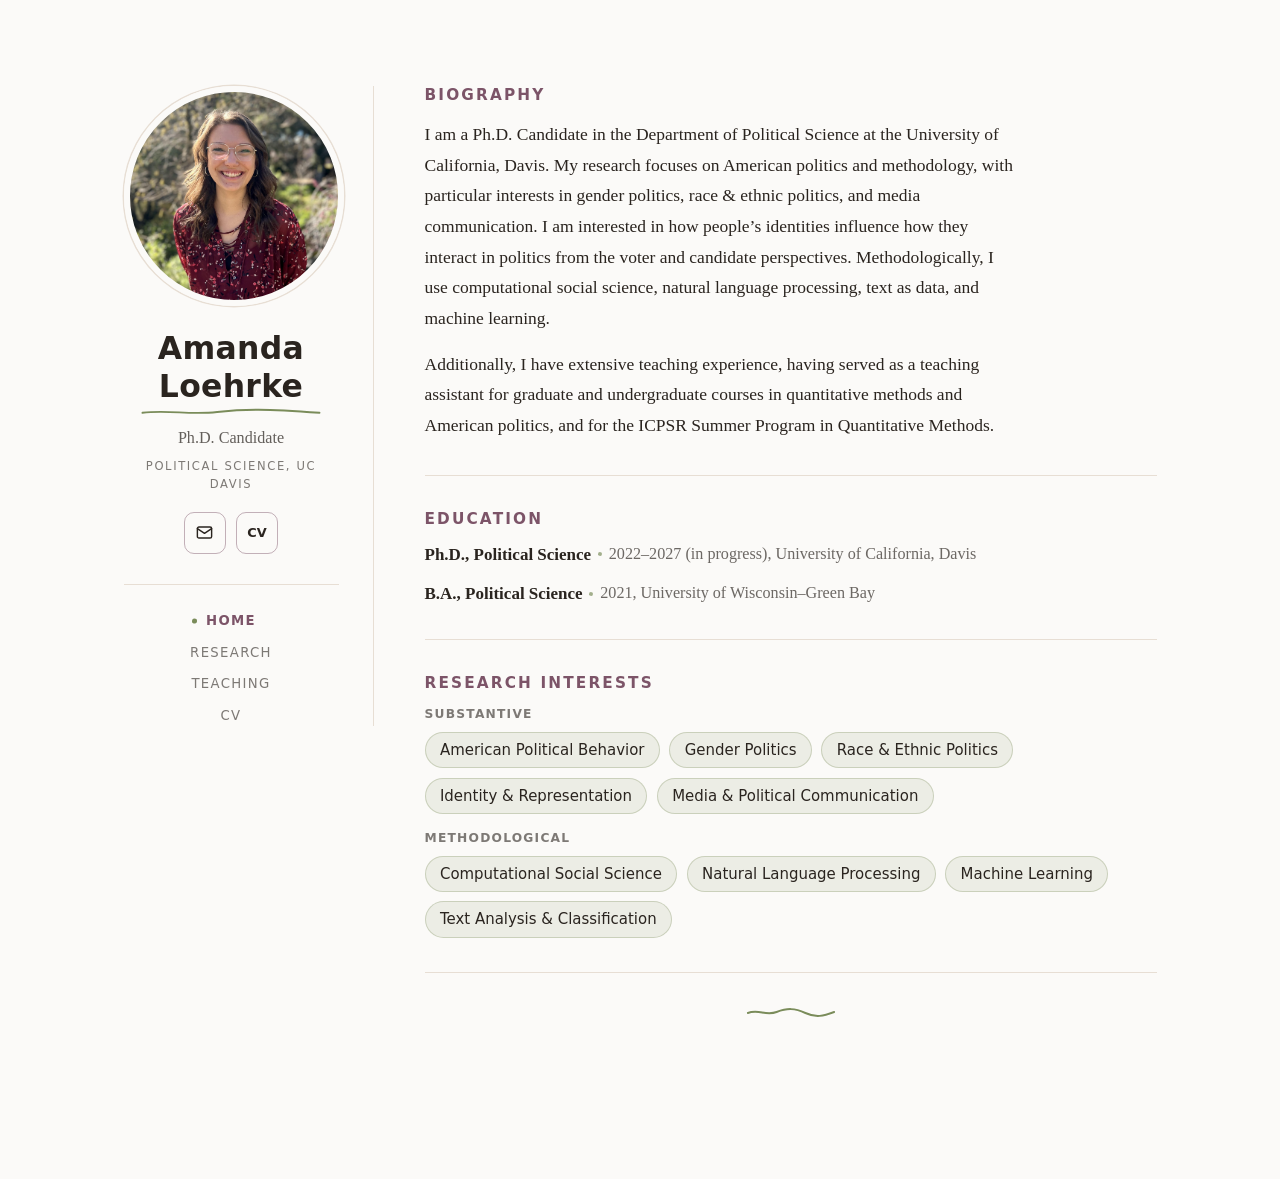
<file: index.html>
<!DOCTYPE html>
<html xmlns="http://www.w3.org/1999/xhtml" lang="en" xml:lang="en"><head>

<meta charset="utf-8">
<meta name="generator" content="quarto-1.9.38">

<meta name="viewport" content="width=device-width, initial-scale=1.0, user-scalable=yes">

<meta name="description" content="Ph.D.&nbsp;Candidate in Political Science, University of California, Davis">

<title>Amanda Loehrke</title>
<style>
/* Default styles provided by pandoc.
** See https://pandoc.org/MANUAL.html#variables-for-html for config info.
*/
code{white-space: pre-wrap;}
span.smallcaps{font-variant: small-caps;}
div.columns{display: flex; gap: min(4vw, 1.5em);}
div.column{flex: auto; overflow-x: auto;}
div.hanging-indent{margin-left: 1.5em; text-indent: -1.5em;}
ul.task-list{list-style: none;}
ul.task-list li input[type="checkbox"] {
  width: 0.8em;
  margin: 0 0.8em 0.2em -1em; /* quarto-specific, see https://github.com/quarto-dev/quarto-cli/issues/4556 */ 
  vertical-align: middle;
}
</style>


<script src="site_libs/quarto-nav/quarto-nav.js"></script>
<script src="site_libs/clipboard/clipboard.min.js"></script>
<script src="site_libs/quarto-html/quarto.js" type="module"></script>
<script src="site_libs/quarto-html/tabsets/tabsets.js" type="module"></script>
<script src="site_libs/quarto-html/popper.min.js"></script>
<script src="site_libs/quarto-html/tippy.umd.min.js"></script>
<script src="site_libs/quarto-html/anchor.min.js"></script>
<link href="site_libs/quarto-html/tippy.css" rel="stylesheet">
<link href="site_libs/quarto-html/quarto-syntax-highlighting-9de9f6925d305bcf5b7eb9351f368d06.css" rel="stylesheet" id="quarto-text-highlighting-styles">
<script src="site_libs/bootstrap/bootstrap.min.js"></script>
<link href="site_libs/bootstrap/bootstrap-icons.css" rel="stylesheet">
<link href="site_libs/bootstrap/bootstrap-01cd962ec585a02ddeaa5674005565b2.min.css" rel="stylesheet" append-hash="true" id="quarto-bootstrap" data-mode="light">
<script id="quarto-search-options" type="application/json">{
  "language": {
    "search-no-results-text": "No results",
    "search-matching-documents-text": "matching documents",
    "search-copy-link-title": "Copy link to search",
    "search-hide-matches-text": "Hide additional matches",
    "search-more-match-text": "more match in this document",
    "search-more-matches-text": "more matches in this document",
    "search-clear-button-title": "Clear",
    "search-text-placeholder": "",
    "search-detached-cancel-button-title": "Cancel",
    "search-submit-button-title": "Submit",
    "search-label": "Search"
  }
}</script>


</head>

<body class="quarto-light">

<div id="quarto-search-results"></div>
<!-- content -->
<div id="quarto-content" class="quarto-container page-columns page-rows-contents page-layout-full">
<!-- sidebar -->
<!-- margin-sidebar -->
    
<!-- main -->
<main class="content column-page" id="quarto-document-content">

<header id="title-block-header" class="quarto-title-block default">
<div class="quarto-title">
<h1 class="title">Amanda Loehrke</h1>
</div>

<div>
  <div class="description">
    Ph.D.&nbsp;Candidate in Political Science, University of California, Davis
  </div>
</div>


<div class="quarto-title-meta column-page">

    
  
    
  </div>
  


</header>


<div class="site-wrap">
  <div class="site-sidebar">
    <div class="site-photo"></div>
    <div class="site-heading">
      <h1>Amanda Loehrke</h1>
      <svg class="site-underline" viewbox="0 0 260 10" preserveaspectratio="none" aria-hidden="true">
        <path d="M2 6 C 40 2, 70 9, 110 5 S 180 1, 258 6" fill="none" stroke-width="2.4" stroke-linecap="round"></path>
      </svg>
      <p class="site-sub">Ph.D. Candidate</p>
      <p class="site-kicker">Political Science, UC Davis</p>
      <div class="site-contact">
        <a href="mailto:aloehrke@ucdavis.edu" aria-label="Email" title="aloehrke@ucdavis.edu">
          <svg viewbox="0 0 24 24" fill="none" stroke="currentColor" stroke-width="1.8" stroke-linecap="round" stroke-linejoin="round" aria-hidden="true">
            <rect x="3" y="5" width="18" height="14" rx="2"></rect>
            <path d="M3 7l9 6 9-6"></path>
          </svg>
        </a>
        <a href="AL_CV_summer_2026.pdf" target="_blank" rel="noopener" aria-label="Curriculum Vitae" title="Download CV">CV</a>
      </div>

      <nav class="site-nav">
        <a href="index.html" class="is-active">Home</a>
        <a href="research.html">Research</a>
        <a href="teaching.html">Teaching</a>
        <a href="cv.html">CV</a>
      </nav>
    </div>
  </div>

  <div class="site-main">
    <div class="site-section">
      <h2 class="anchored">Biography</h2>
      <p>I am a Ph.D. Candidate in the Department of Political Science at the University of California, Davis. My research focuses on American politics and methodology, with particular interests in gender politics, race &amp; ethnic politics, and media communication. I am interested in how people’s identities influence how they interact in politics from the voter and candidate perspectives. Methodologically, I use computational social science, natural language processing, text as data, and machine learning.</p>
      <p>Additionally, I have extensive teaching experience, having served as a teaching assistant for graduate and undergraduate courses in quantitative methods and American politics, and for the ICPSR Summer Program in Quantitative Methods.</p>
    </div>

    <div class="site-section">
      <h2 class="anchored">Education</h2>
      <div class="site-edu">
        <div class="site-edu-item"><span class="site-degree">Ph.D., Political Science</span><span class="site-where">2022–2027 (in progress), University of California, Davis</span></div>
        <div class="site-edu-item"><span class="site-degree">B.A., Political Science</span><span class="site-where">2021, University of Wisconsin–Green Bay</span></div>
      </div>
    </div>

    <div class="site-section">
      <h2 class="anchored">Research interests</h2>
      <div class="site-pill-group">
        <h3 class="anchored">Substantive</h3>
        <div class="site-pills">
          <span>American Political Behavior</span>
          <span>Gender Politics</span>
          <span>Race &amp; Ethnic Politics</span>
          <span>Identity &amp; Representation</span>
          <span>Media &amp; Political Communication</span>
        </div>
      </div>
      <div class="site-pill-group">
        <h3 class="anchored">Methodological</h3>
        <div class="site-pills">
          <span>Computational Social Science</span>
          <span>Natural Language Processing</span>
          <span>Machine Learning</span>
          <span>Text Analysis &amp; Classification</span>
        </div>
      </div>
    </div>

    <div class="site-end-divider"></div>
    <svg class="site-end-mark" viewbox="0 0 100 10" preserveaspectratio="none" aria-hidden="true">
      <path d="M2 6 C 14 2, 22 9, 34 5 S 54 1, 66 6 S 86 9, 98 5" fill="none" stroke-width="2" stroke-linecap="round"></path>
    </svg>
  </div>
</div>



</main> <!-- /main -->
<script id="quarto-html-after-body" type="application/javascript">
  window.document.addEventListener("DOMContentLoaded", function (event) {
    const icon = "";
    const anchorJS = new window.AnchorJS();
    anchorJS.options = {
      placement: 'right',
      icon: icon
    };
    anchorJS.add('.anchored');
    const isCodeAnnotation = (el) => {
      for (const clz of el.classList) {
        if (clz.startsWith('code-annotation-')) {                     
          return true;
        }
      }
      return false;
    }
    const onCopySuccess = function(e) {
      // button target
      const button = e.trigger;
      // don't keep focus
      button.blur();
      // flash "checked"
      button.classList.add('code-copy-button-checked');
      var currentTitle = button.getAttribute("title");
      button.setAttribute("title", "Copied!");
      let tooltip;
      if (window.bootstrap) {
        button.setAttribute("data-bs-toggle", "tooltip");
        button.setAttribute("data-bs-placement", "left");
        button.setAttribute("data-bs-title", "Copied!");
        tooltip = new bootstrap.Tooltip(button, 
          { trigger: "manual", 
            customClass: "code-copy-button-tooltip",
            offset: [0, -8]});
        tooltip.show();    
      }
      setTimeout(function() {
        if (tooltip) {
          tooltip.hide();
          button.removeAttribute("data-bs-title");
          button.removeAttribute("data-bs-toggle");
          button.removeAttribute("data-bs-placement");
        }
        button.setAttribute("title", currentTitle);
        button.classList.remove('code-copy-button-checked');
      }, 1000);
      // clear code selection
      e.clearSelection();
    }
    const getTextToCopy = function(trigger) {
      const outerScaffold = trigger.parentElement.cloneNode(true);
      const codeEl = outerScaffold.querySelector('code');
      for (const childEl of codeEl.children) {
        if (isCodeAnnotation(childEl)) {
          childEl.remove();
        }
      }
      return codeEl.innerText;
    }
    const clipboard = new window.ClipboardJS('.code-copy-button:not([data-in-quarto-modal])', {
      text: getTextToCopy
    });
    clipboard.on('success', onCopySuccess);
    if (window.document.getElementById('quarto-embedded-source-code-modal')) {
      const clipboardModal = new window.ClipboardJS('.code-copy-button[data-in-quarto-modal]', {
        text: getTextToCopy,
        container: window.document.getElementById('quarto-embedded-source-code-modal')
      });
      clipboardModal.on('success', onCopySuccess);
    }
      var localhostRegex = new RegExp(/^(?:http|https):\/\/localhost\:?[0-9]*\//);
      var mailtoRegex = new RegExp(/^mailto:/);
        var filterRegex = new RegExp("https:\/\/amandaloehrke\.com\/");
      var isInternal = (href) => {
          return filterRegex.test(href) || localhostRegex.test(href) || mailtoRegex.test(href);
      }
      // Inspect non-navigation links and adorn them if external
     var links = window.document.querySelectorAll('a[href]:not(.nav-link):not(.navbar-brand):not(.toc-action):not(.sidebar-link):not(.sidebar-item-toggle):not(.pagination-link):not(.no-external):not([aria-hidden]):not(.dropdown-item):not(.quarto-navigation-tool):not(.about-link)');
      for (var i=0; i<links.length; i++) {
        const link = links[i];
        if (!isInternal(link.href)) {
          // undo the damage that might have been done by quarto-nav.js in the case of
          // links that we want to consider external
          if (link.dataset.originalHref !== undefined) {
            link.href = link.dataset.originalHref;
          }
        }
      }
    function tippyHover(el, contentFn, onTriggerFn, onUntriggerFn) {
      const config = {
        allowHTML: true,
        maxWidth: 500,
        delay: 100,
        arrow: false,
        appendTo: function(el) {
            return el.parentElement;
        },
        interactive: true,
        interactiveBorder: 10,
        theme: 'quarto',
        placement: 'bottom-start',
      };
      if (contentFn) {
        config.content = contentFn;
      }
      if (onTriggerFn) {
        config.onTrigger = onTriggerFn;
      }
      if (onUntriggerFn) {
        config.onUntrigger = onUntriggerFn;
      }
      window.tippy(el, config); 
    }
    const noterefs = window.document.querySelectorAll('a[role="doc-noteref"]');
    for (var i=0; i<noterefs.length; i++) {
      const ref = noterefs[i];
      tippyHover(ref, function() {
        // use id or data attribute instead here
        let href = ref.getAttribute('data-footnote-href') || ref.getAttribute('href');
        try { href = new URL(href).hash; } catch {}
        const id = href.replace(/^#\/?/, "");
        const note = window.document.getElementById(id);
        if (note) {
          return note.innerHTML;
        } else {
          return "";
        }
      });
    }
    const xrefs = window.document.querySelectorAll('a.quarto-xref');
    const processXRef = (id, note) => {
      // Strip column container classes
      const stripColumnClz = (el) => {
        el.classList.remove("page-full", "page-columns");
        if (el.children) {
          for (const child of el.children) {
            stripColumnClz(child);
          }
        }
      }
      stripColumnClz(note)
      if (id === null || id.startsWith('sec-')) {
        // Special case sections, only their first couple elements
        const container = document.createElement("div");
        if (note.children && note.children.length > 2) {
          container.appendChild(note.children[0].cloneNode(true));
          for (let i = 1; i < note.children.length; i++) {
            const child = note.children[i];
            if (child.tagName === "P" && child.innerText === "") {
              continue;
            } else {
              container.appendChild(child.cloneNode(true));
              break;
            }
          }
          if (window.Quarto?.typesetMath) {
            window.Quarto.typesetMath(container);
          }
          return container.innerHTML
        } else {
          if (window.Quarto?.typesetMath) {
            window.Quarto.typesetMath(note);
          }
          return note.innerHTML;
        }
      } else {
        // Remove any anchor links if they are present
        const anchorLink = note.querySelector('a.anchorjs-link');
        if (anchorLink) {
          anchorLink.remove();
        }
        if (window.Quarto?.typesetMath) {
          window.Quarto.typesetMath(note);
        }
        if (note.classList.contains("callout")) {
          return note.outerHTML;
        } else {
          return note.innerHTML;
        }
      }
    }
    for (var i=0; i<xrefs.length; i++) {
      const xref = xrefs[i];
      tippyHover(xref, undefined, function(instance) {
        instance.disable();
        let url = xref.getAttribute('href');
        let hash = undefined; 
        if (url.startsWith('#')) {
          hash = url;
        } else {
          try { hash = new URL(url).hash; } catch {}
        }
        if (hash) {
          const id = hash.replace(/^#\/?/, "");
          const note = window.document.getElementById(id);
          if (note !== null) {
            try {
              const html = processXRef(id, note.cloneNode(true));
              instance.setContent(html);
            } finally {
              instance.enable();
              instance.show();
            }
          } else {
            // See if we can fetch this
            fetch(url.split('#')[0])
            .then(res => res.text())
            .then(html => {
              const parser = new DOMParser();
              const htmlDoc = parser.parseFromString(html, "text/html");
              const note = htmlDoc.getElementById(id);
              if (note !== null) {
                const html = processXRef(id, note);
                instance.setContent(html);
              } 
            }).finally(() => {
              instance.enable();
              instance.show();
            });
          }
        } else {
          // See if we can fetch a full url (with no hash to target)
          // This is a special case and we should probably do some content thinning / targeting
          fetch(url)
          .then(res => res.text())
          .then(html => {
            const parser = new DOMParser();
            const htmlDoc = parser.parseFromString(html, "text/html");
            const note = htmlDoc.querySelector('main.content');
            if (note !== null) {
              // This should only happen for chapter cross references
              // (since there is no id in the URL)
              // remove the first header
              if (note.children.length > 0 && note.children[0].tagName === "HEADER") {
                note.children[0].remove();
              }
              const html = processXRef(null, note);
              instance.setContent(html);
            } 
          }).finally(() => {
            instance.enable();
            instance.show();
          });
        }
      }, function(instance) {
      });
    }
        let selectedAnnoteEl;
        const selectorForAnnotation = ( cell, annotation) => {
          let cellAttr = 'data-code-cell="' + cell + '"';
          let lineAttr = 'data-code-annotation="' +  annotation + '"';
          const selector = 'span[' + cellAttr + '][' + lineAttr + ']';
          return selector;
        }
        const selectCodeLines = (annoteEl) => {
          const doc = window.document;
          const targetCell = annoteEl.getAttribute("data-target-cell");
          const targetAnnotation = annoteEl.getAttribute("data-target-annotation");
          const annoteSpan = window.document.querySelector(selectorForAnnotation(targetCell, targetAnnotation));
          const lines = annoteSpan.getAttribute("data-code-lines").split(",");
          const lineIds = lines.map((line) => {
            return targetCell + "-" + line;
          })
          let top = null;
          let height = null;
          let parent = null;
          if (lineIds.length > 0) {
              //compute the position of the single el (top and bottom and make a div)
              const el = window.document.getElementById(lineIds[0]);
              top = el.offsetTop;
              height = el.offsetHeight;
              parent = el.parentElement.parentElement;
            if (lineIds.length > 1) {
              const lastEl = window.document.getElementById(lineIds[lineIds.length - 1]);
              const bottom = lastEl.offsetTop + lastEl.offsetHeight;
              height = bottom - top;
            }
            if (top !== null && height !== null && parent !== null) {
              // cook up a div (if necessary) and position it 
              let div = window.document.getElementById("code-annotation-line-highlight");
              if (div === null) {
                div = window.document.createElement("div");
                div.setAttribute("id", "code-annotation-line-highlight");
                div.style.position = 'absolute';
                parent.appendChild(div);
              }
              div.style.top = top - 2 + "px";
              div.style.height = height + 4 + "px";
              div.style.left = 0;
              let gutterDiv = window.document.getElementById("code-annotation-line-highlight-gutter");
              if (gutterDiv === null) {
                gutterDiv = window.document.createElement("div");
                gutterDiv.setAttribute("id", "code-annotation-line-highlight-gutter");
                gutterDiv.style.position = 'absolute';
                const codeCell = window.document.getElementById(targetCell);
                const gutter = codeCell.querySelector('.code-annotation-gutter');
                gutter.appendChild(gutterDiv);
              }
              gutterDiv.style.top = top - 2 + "px";
              gutterDiv.style.height = height + 4 + "px";
            }
            selectedAnnoteEl = annoteEl;
          }
        };
        const unselectCodeLines = () => {
          const elementsIds = ["code-annotation-line-highlight", "code-annotation-line-highlight-gutter"];
          elementsIds.forEach((elId) => {
            const div = window.document.getElementById(elId);
            if (div) {
              div.remove();
            }
          });
          selectedAnnoteEl = undefined;
        };
          // Handle positioning of the toggle
      window.addEventListener(
        "resize",
        throttle(() => {
          elRect = undefined;
          if (selectedAnnoteEl) {
            selectCodeLines(selectedAnnoteEl);
          }
        }, 10)
      );
      function throttle(fn, ms) {
      let throttle = false;
      let timer;
        return (...args) => {
          if(!throttle) { // first call gets through
              fn.apply(this, args);
              throttle = true;
          } else { // all the others get throttled
              if(timer) clearTimeout(timer); // cancel #2
              timer = setTimeout(() => {
                fn.apply(this, args);
                timer = throttle = false;
              }, ms);
          }
        };
      }
        // Attach click handler to the DT
        const annoteDls = window.document.querySelectorAll('dt[data-target-cell]');
        for (const annoteDlNode of annoteDls) {
          annoteDlNode.addEventListener('click', (event) => {
            const clickedEl = event.target;
            if (clickedEl !== selectedAnnoteEl) {
              unselectCodeLines();
              const activeEl = window.document.querySelector('dt[data-target-cell].code-annotation-active');
              if (activeEl) {
                activeEl.classList.remove('code-annotation-active');
              }
              selectCodeLines(clickedEl);
              clickedEl.classList.add('code-annotation-active');
            } else {
              // Unselect the line
              unselectCodeLines();
              clickedEl.classList.remove('code-annotation-active');
            }
          });
        }
    const findCites = (el) => {
      const parentEl = el.parentElement;
      if (parentEl) {
        const cites = parentEl.dataset.cites;
        if (cites) {
          return {
            el,
            cites: cites.split(' ')
          };
        } else {
          return findCites(el.parentElement)
        }
      } else {
        return undefined;
      }
    };
    var bibliorefs = window.document.querySelectorAll('a[role="doc-biblioref"]');
    for (var i=0; i<bibliorefs.length; i++) {
      const ref = bibliorefs[i];
      const citeInfo = findCites(ref);
      if (citeInfo) {
        tippyHover(citeInfo.el, function() {
          var popup = window.document.createElement('div');
          citeInfo.cites.forEach(function(cite) {
            var citeDiv = window.document.createElement('div');
            citeDiv.classList.add('hanging-indent');
            citeDiv.classList.add('csl-entry');
            var biblioDiv = window.document.getElementById('ref-' + cite);
            if (biblioDiv) {
              citeDiv.innerHTML = biblioDiv.innerHTML;
            }
            popup.appendChild(citeDiv);
          });
          return popup.innerHTML;
        });
      }
    }
  });
  </script>
</div> <!-- /content -->




</body></html>
</file>
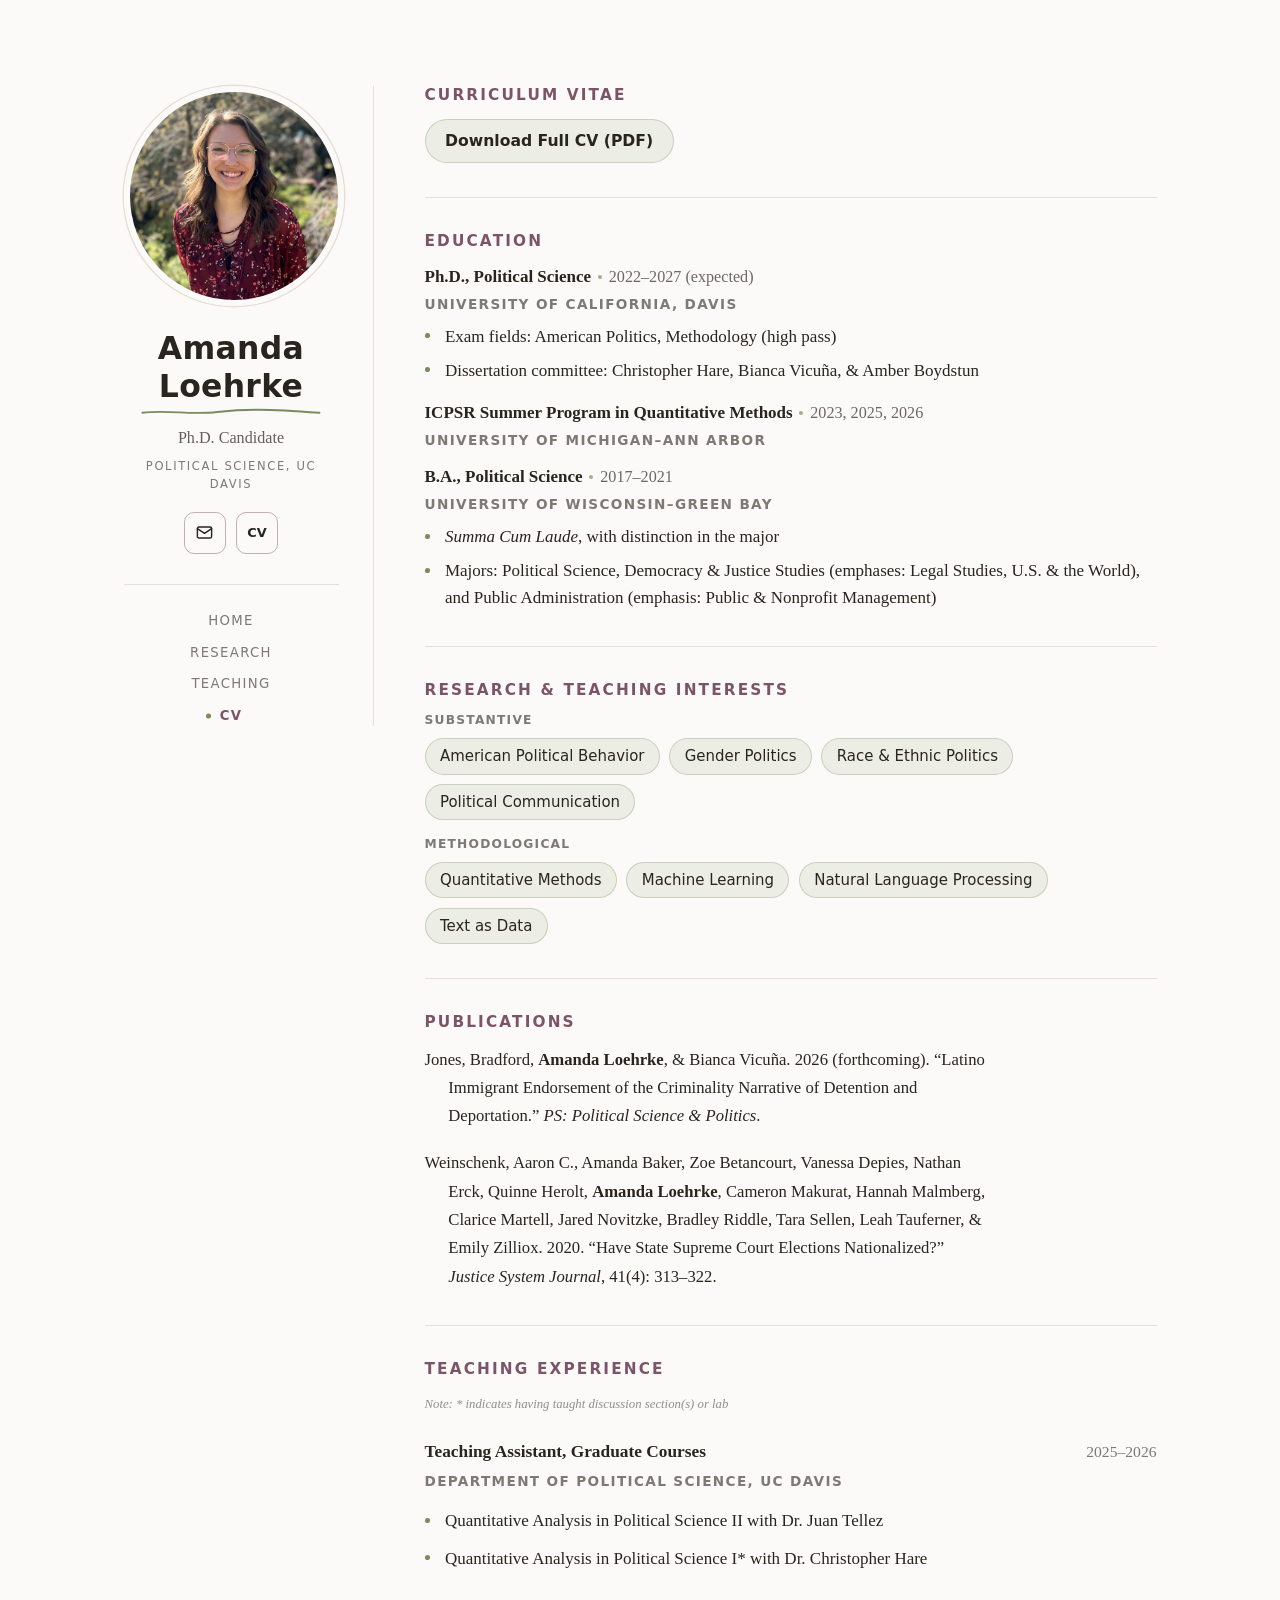
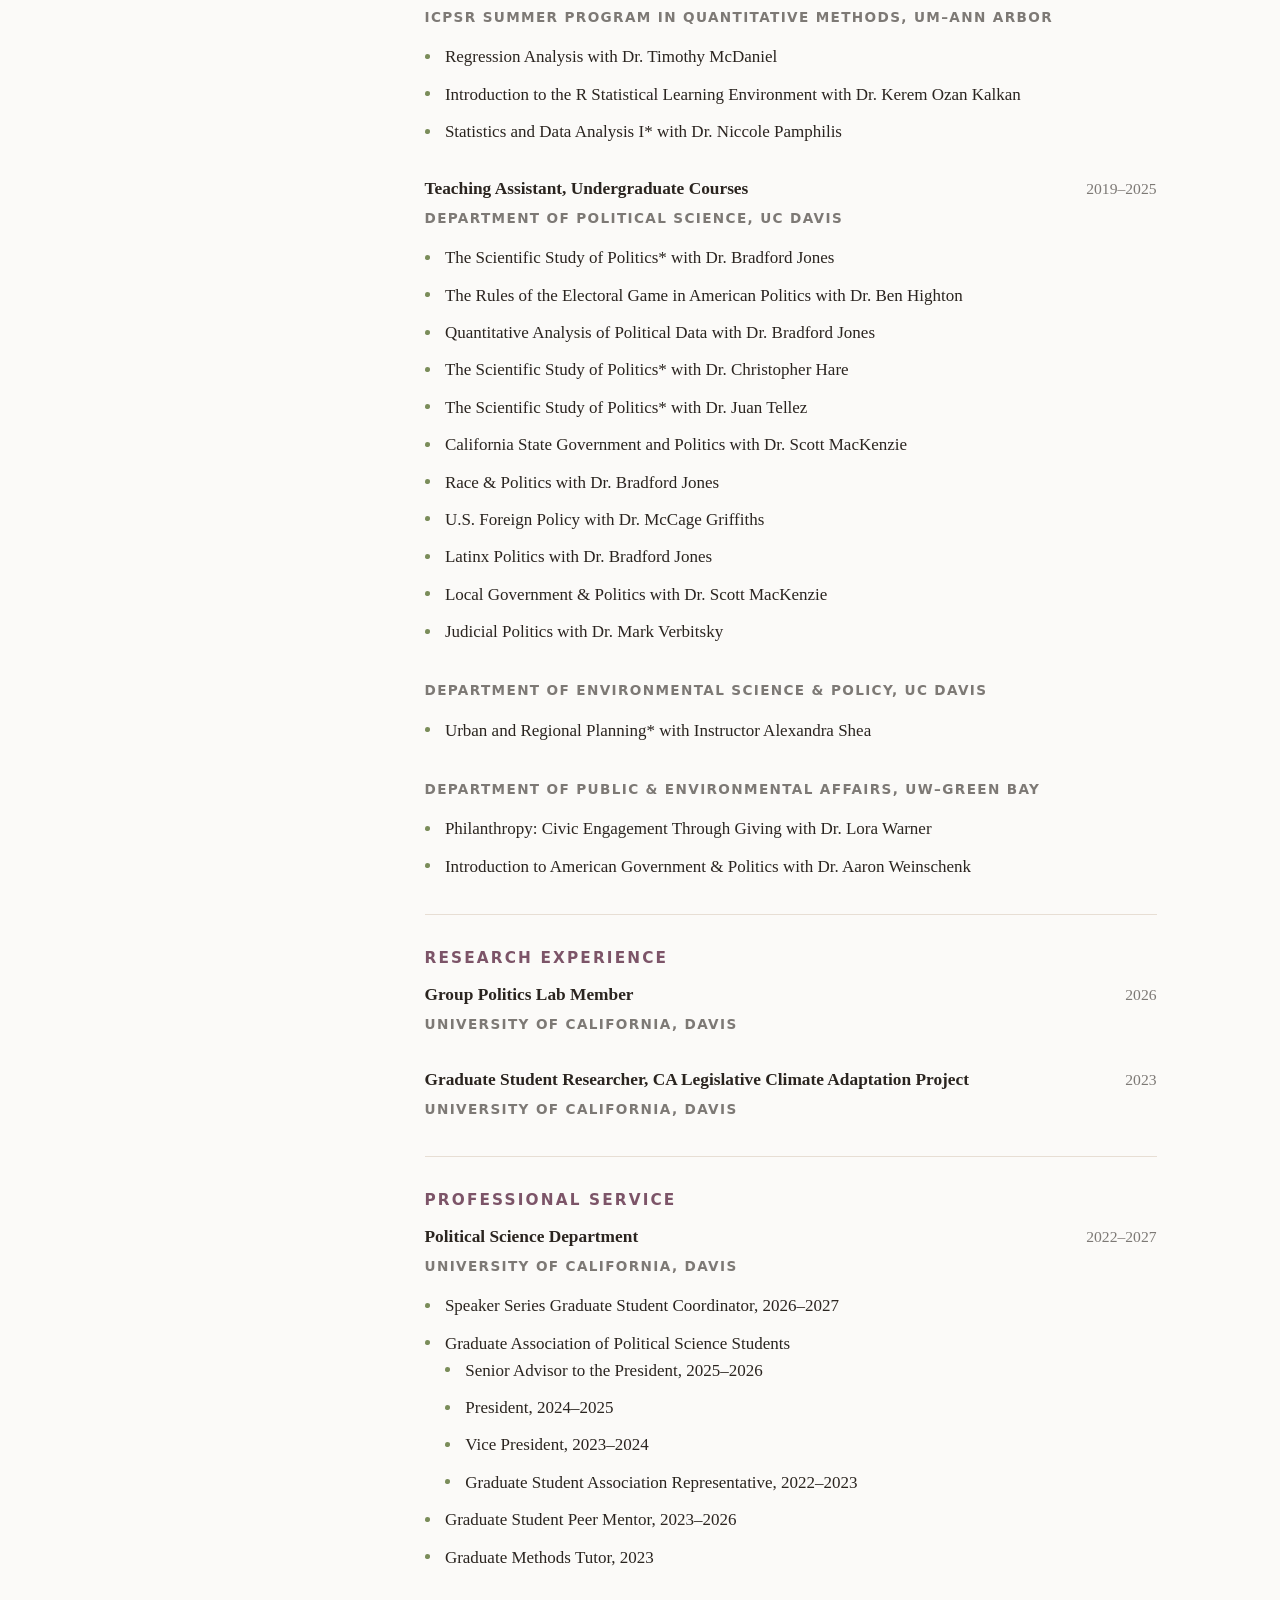
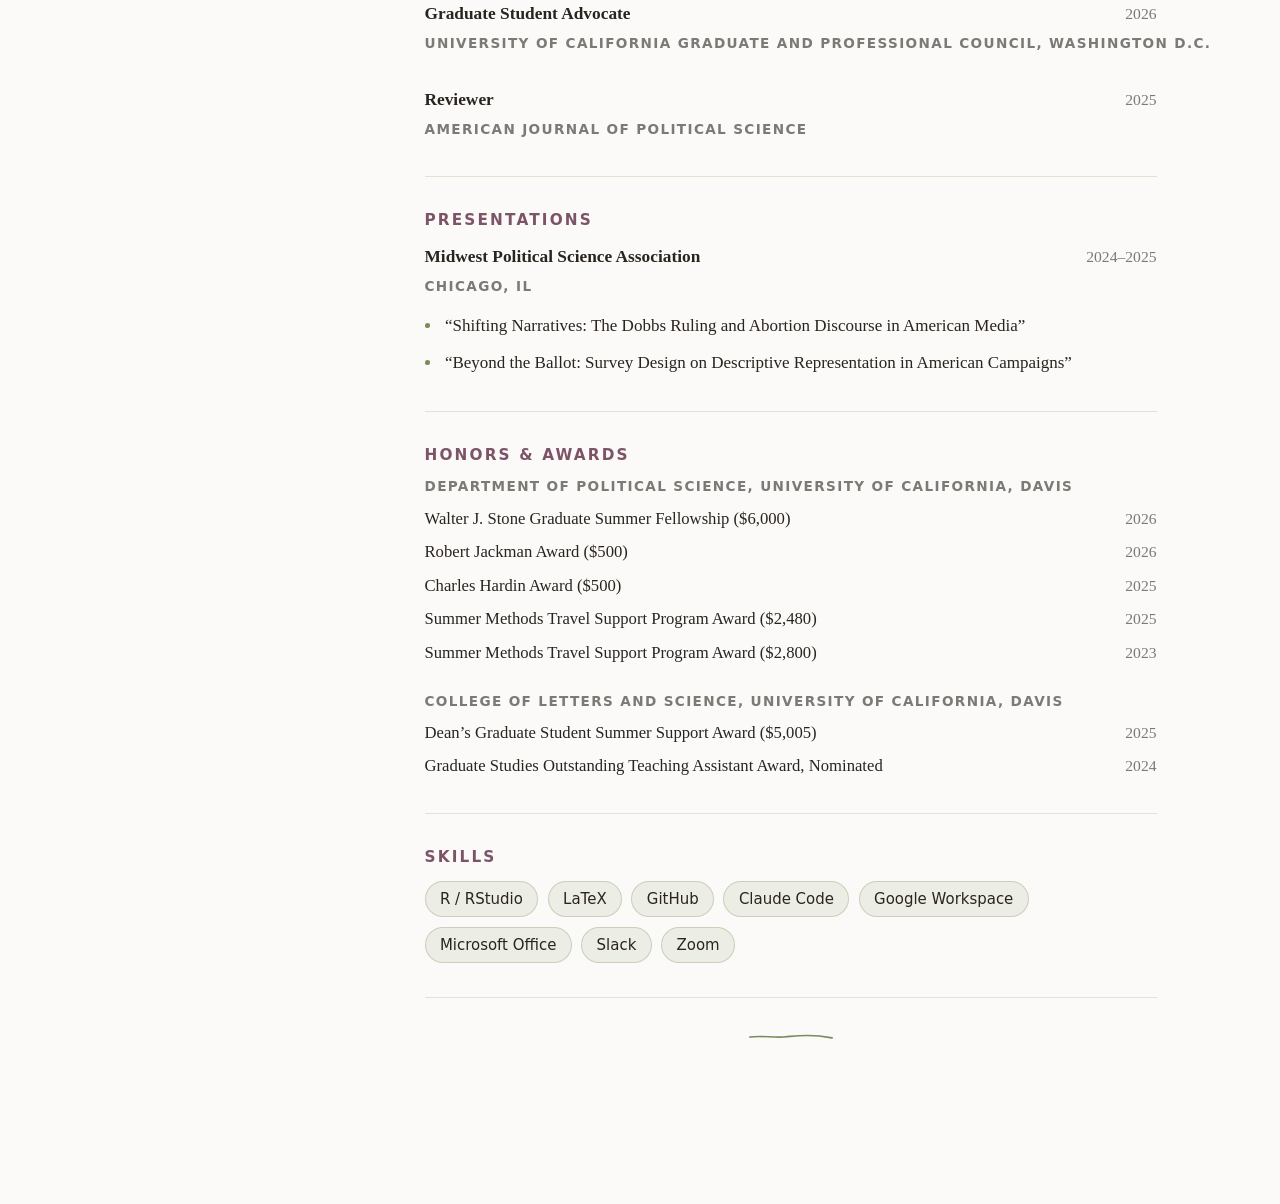
<file: cv.html>
<!DOCTYPE html>
<html xmlns="http://www.w3.org/1999/xhtml" lang="en" xml:lang="en"><head>

<meta charset="utf-8">
<meta name="generator" content="quarto-1.9.38">

<meta name="viewport" content="width=device-width, initial-scale=1.0, user-scalable=yes">

<meta name="description" content="Curriculum Vitae of Amanda Loehrke, Ph.D.&nbsp;Candidate in Political Science, University of California, Davis">

<title>CV – Amanda Loehrke</title>
<style>
/* Default styles provided by pandoc.
** See https://pandoc.org/MANUAL.html#variables-for-html for config info.
*/
code{white-space: pre-wrap;}
span.smallcaps{font-variant: small-caps;}
div.columns{display: flex; gap: min(4vw, 1.5em);}
div.column{flex: auto; overflow-x: auto;}
div.hanging-indent{margin-left: 1.5em; text-indent: -1.5em;}
ul.task-list{list-style: none;}
ul.task-list li input[type="checkbox"] {
  width: 0.8em;
  margin: 0 0.8em 0.2em -1em; /* quarto-specific, see https://github.com/quarto-dev/quarto-cli/issues/4556 */ 
  vertical-align: middle;
}
</style>


<script src="site_libs/quarto-nav/quarto-nav.js"></script>
<script src="site_libs/clipboard/clipboard.min.js"></script>
<script src="site_libs/quarto-html/quarto.js" type="module"></script>
<script src="site_libs/quarto-html/tabsets/tabsets.js" type="module"></script>
<script src="site_libs/quarto-html/popper.min.js"></script>
<script src="site_libs/quarto-html/tippy.umd.min.js"></script>
<script src="site_libs/quarto-html/anchor.min.js"></script>
<link href="site_libs/quarto-html/tippy.css" rel="stylesheet">
<link href="site_libs/quarto-html/quarto-syntax-highlighting-9de9f6925d305bcf5b7eb9351f368d06.css" rel="stylesheet" id="quarto-text-highlighting-styles">
<script src="site_libs/bootstrap/bootstrap.min.js"></script>
<link href="site_libs/bootstrap/bootstrap-icons.css" rel="stylesheet">
<link href="site_libs/bootstrap/bootstrap-01cd962ec585a02ddeaa5674005565b2.min.css" rel="stylesheet" append-hash="true" id="quarto-bootstrap" data-mode="light">
<script id="quarto-search-options" type="application/json">{
  "language": {
    "search-no-results-text": "No results",
    "search-matching-documents-text": "matching documents",
    "search-copy-link-title": "Copy link to search",
    "search-hide-matches-text": "Hide additional matches",
    "search-more-match-text": "more match in this document",
    "search-more-matches-text": "more matches in this document",
    "search-clear-button-title": "Clear",
    "search-text-placeholder": "",
    "search-detached-cancel-button-title": "Cancel",
    "search-submit-button-title": "Submit",
    "search-label": "Search"
  }
}</script>


</head>

<body class="quarto-light">

<div id="quarto-search-results"></div>
<!-- content -->
<div id="quarto-content" class="quarto-container page-columns page-rows-contents page-layout-full">
<!-- sidebar -->
<!-- margin-sidebar -->
    
<!-- main -->
<main class="content column-page" id="quarto-document-content">

<header id="title-block-header" class="quarto-title-block default">
<div class="quarto-title">
<h1 class="title">CV</h1>
</div>

<div>
  <div class="description">
    Curriculum Vitae of Amanda Loehrke, Ph.D.&nbsp;Candidate in Political Science, University of California, Davis
  </div>
</div>


<div class="quarto-title-meta column-page">

    
  
    
  </div>
  


</header>


<div class="site-wrap">
  <div class="site-sidebar">
    <div class="site-photo"></div>
    <div class="site-heading">
      <h1>Amanda Loehrke</h1>
      <svg class="site-underline" viewbox="0 0 260 10" preserveaspectratio="none" aria-hidden="true">
        <path d="M2 6 C 40 2, 70 9, 110 5 S 180 1, 258 6" fill="none" stroke-width="2.4" stroke-linecap="round"></path>
      </svg>
      <p class="site-sub">Ph.D. Candidate</p>
      <p class="site-kicker">Political Science, UC Davis</p>
      <div class="site-contact">
        <a href="mailto:aloehrke@ucdavis.edu" aria-label="Email" title="aloehrke@ucdavis.edu">
          <svg viewbox="0 0 24 24" fill="none" stroke="currentColor" stroke-width="1.8" stroke-linecap="round" stroke-linejoin="round" aria-hidden="true">
            <rect x="3" y="5" width="18" height="14" rx="2"></rect>
            <path d="M3 7l9 6 9-6"></path>
          </svg>
        </a>
        <a href="AL_CV_summer_2026.pdf" target="_blank" rel="noopener" aria-label="Curriculum Vitae" title="Download CV">CV</a>
      </div>

      <nav class="site-nav">
        <a href="index.html">Home</a>
        <a href="research.html">Research</a>
        <a href="teaching.html">Teaching</a>
        <a href="cv.html" class="is-active">CV</a>
      </nav>
    </div>
  </div>

  <div class="site-main">
    <div class="site-section">
      <h2 class="anchored">Curriculum Vitae</h2>
      <a class="site-pill-link" href="AL_CV_summer_2026.pdf" target="_blank" rel="noopener">Download Full CV (PDF)</a>
    </div>

    <div class="site-section">
      <h2 class="anchored">Education</h2>
      <div class="site-edu">
        <div class="site-edu-entry">
          <div class="site-edu-item"><span class="site-degree">Ph.D., Political Science</span><span class="site-edu-year">2022–2027 (expected)</span></div>
          <div class="site-edu-univ">University of California, Davis</div>
        </div>
      </div>
      <ul class="site-list site-list-tight">
        <li>Exam fields: American Politics, Methodology (high pass)</li>
        <li>Dissertation committee: Christopher Hare, Bianca Vicuña, &amp; Amber Boydstun</li>
      </ul>
      <div class="site-edu" style="margin-top:1rem;">
        <div class="site-edu-entry">
          <div class="site-edu-item"><span class="site-degree">ICPSR Summer Program in Quantitative Methods</span><span class="site-edu-year">2023, 2025, 2026</span></div>
          <div class="site-edu-univ">University of Michigan–Ann Arbor</div>
        </div>
        <div class="site-edu-entry">
          <div class="site-edu-item"><span class="site-degree">B.A., Political Science</span><span class="site-edu-year">2017–2021</span></div>
          <div class="site-edu-univ">University of Wisconsin–Green Bay</div>
        </div>
      </div>
      <ul class="site-list site-list-tight">
        <li><em>Summa Cum Laude</em>, with distinction in the major</li>
        <li>Majors: Political Science, Democracy &amp; Justice Studies (emphases: Legal Studies, U.S. &amp; the World), and Public Administration (emphasis: Public &amp; Nonprofit Management)</li>
      </ul>
    </div>

    <div class="site-section">
      <h2 class="anchored">Research &amp; Teaching Interests</h2>
      <div class="site-pill-group">
        <h3 class="anchored">Substantive</h3>
        <div class="site-pills">
          <span>American Political Behavior</span>
          <span>Gender Politics</span>
          <span>Race &amp; Ethnic Politics</span>
          <span>Political Communication</span>
        </div>
      </div>
      <div class="site-pill-group">
        <h3 class="anchored">Methodological</h3>
        <div class="site-pills">
          <span>Quantitative Methods</span>
          <span>Machine Learning</span>
          <span>Natural Language Processing</span>
          <span>Text as Data</span>
        </div>
      </div>
    </div>

    <div class="site-section">
      <h2 class="anchored">Publications</h2>
      <div class="site-pub-list">
        <div class="site-pub">
          <p>Jones, Bradford, <strong>Amanda Loehrke</strong>, &amp; Bianca Vicuña. 2026 (forthcoming). “Latino Immigrant Endorsement of the Criminality Narrative of Detention and Deportation.” <em>PS: Political Science &amp; Politics</em>.</p>
        </div>
        <div class="site-pub">
          <p>Weinschenk, Aaron C., Amanda Baker, Zoe Betancourt, Vanessa Depies, Nathan Erck, Quinne Herolt, <strong>Amanda Loehrke</strong>, Cameron Makurat, Hannah Malmberg, Clarice Martell, Jared Novitzke, Bradley Riddle, Tara Sellen, Leah Tauferner, &amp; Emily Zilliox. 2020. “Have State Supreme Court Elections Nationalized?” <em>Justice System Journal</em>, 41(4): 313–322.</p>
        </div>
      </div>
    </div>

    <div class="site-section">
      <h2 class="anchored">Teaching Experience</h2>
      <p class="site-note site-note-sm">Note: * indicates having taught discussion section(s) or lab</p>

      <div class="site-teach-block">
        <div class="site-teach-head">
          <span class="site-teach-role">Teaching Assistant, Graduate Courses</span>
          <span class="site-teach-year">2025–2026</span>
        </div>
        <p class="site-teach-where">Department of Political Science, UC&nbsp;Davis</p>
        <ul class="site-list">
          <li>Quantitative Analysis in Political Science II with Dr. Juan Tellez</li>
          <li>Quantitative Analysis in Political Science I* with Dr. Christopher Hare</li>
        </ul>
        <p class="site-teach-where site-teach-where-sub">ICPSR Summer Program in Quantitative Methods, UM–Ann&nbsp;Arbor</p>
        <ul class="site-list">
          <li>Regression Analysis with Dr. Timothy McDaniel</li>
          <li>Introduction to the R Statistical Learning Environment with Dr. Kerem Ozan Kalkan</li>
          <li>Statistics and Data Analysis I* with Dr. Niccole Pamphilis</li>
        </ul>
      </div>

      <div class="site-teach-block">
        <div class="site-teach-head">
          <span class="site-teach-role">Teaching Assistant, Undergraduate Courses</span>
          <span class="site-teach-year">2019–2025</span>
        </div>
        <p class="site-teach-where">Department of Political Science, UC&nbsp;Davis</p>
        <ul class="site-list">
          <li>The Scientific Study of Politics* with Dr. Bradford Jones</li>
          <li>The Rules of the Electoral Game in American Politics with Dr. Ben Highton</li>
          <li>Quantitative Analysis of Political Data with Dr. Bradford Jones</li>
          <li>The Scientific Study of Politics* with Dr. Christopher Hare</li>
          <li>The Scientific Study of Politics* with Dr. Juan Tellez</li>
          <li>California State Government and Politics with Dr. Scott MacKenzie</li>
          <li>Race &amp; Politics with Dr. Bradford Jones</li>
          <li>U.S. Foreign Policy with Dr. McCage Griffiths</li>
          <li>Latinx Politics with Dr. Bradford Jones</li>
          <li>Local Government &amp; Politics with Dr. Scott MacKenzie</li>
          <li>Judicial Politics with Dr. Mark Verbitsky</li>
        </ul>
        <p class="site-teach-where site-teach-where-sub">Department of Environmental Science &amp; Policy, UC&nbsp;Davis</p>
        <ul class="site-list">
          <li>Urban and Regional Planning* with Instructor Alexandra Shea</li>
        </ul>
        <p class="site-teach-where site-teach-where-sub">Department of Public &amp; Environmental Affairs, UW–Green&nbsp;Bay</p>
        <ul class="site-list">
          <li>Philanthropy: Civic Engagement Through Giving with Dr. Lora Warner</li>
          <li>Introduction to American Government &amp; Politics with Dr. Aaron Weinschenk</li>
        </ul>
      </div>

    </div>

    <div class="site-section">
      <h2 class="anchored">Research Experience</h2>

      <div class="site-teach-block">
        <div class="site-teach-head">
          <span class="site-teach-role">Group Politics Lab Member</span>
          <span class="site-teach-year">2026</span>
        </div>
        <p class="site-teach-where">University of California, Davis</p>
      </div>

      <div class="site-teach-block">
        <div class="site-teach-head">
          <span class="site-teach-role">Graduate Student Researcher, CA Legislative Climate Adaptation Project</span>
          <span class="site-teach-year">2023</span>
        </div>
        <p class="site-teach-where">University of California, Davis</p>
      </div>
    </div>

    <div class="site-section">
      <h2 class="anchored">Professional Service</h2>

      <div class="site-teach-block">
        <div class="site-teach-head">
          <span class="site-teach-role">Political Science Department</span>
          <span class="site-teach-year">2022–2027</span>
        </div>
        <p class="site-teach-where">University of California, Davis</p>
        <ul class="site-list">
          <li>Speaker Series Graduate Student Coordinator, 2026–2027</li>
          <li>Graduate Association of Political Science Students
            <ul class="site-list">
              <li>Senior Advisor to the President, 2025–2026</li>
              <li>President, 2024–2025</li>
              <li>Vice President, 2023–2024</li>
              <li>Graduate Student Association Representative, 2022–2023</li>
            </ul>
          </li>
          <li>Graduate Student Peer Mentor, 2023–2026</li>
          <li>Graduate Methods Tutor, 2023</li>
        </ul>
      </div>

      <div class="site-teach-block">
        <div class="site-teach-head">
          <span class="site-teach-role">Graduate Student Advocate</span>
          <span class="site-teach-year">2026</span>
        </div>
        <p class="site-teach-where">University of California Graduate and Professional Council, Washington D.C.</p>
      </div>

      <div class="site-teach-block">
        <div class="site-teach-head">
          <span class="site-teach-role">Reviewer</span>
          <span class="site-teach-year">2025</span>
        </div>
        <p class="site-teach-where">American Journal of Political Science</p>
      </div>
    </div>

    <div class="site-section">
      <h2 class="anchored">Presentations</h2>
      <div class="site-teach-block">
        <div class="site-teach-head">
          <span class="site-teach-role">Midwest Political Science Association</span>
          <span class="site-teach-year">2024–2025</span>
        </div>
        <p class="site-teach-where">Chicago, IL</p>
        <ul class="site-list">
          <li>“Shifting Narratives: The Dobbs Ruling and Abortion Discourse in American Media”</li>
          <li>“Beyond the Ballot: Survey Design on Descriptive Representation in American Campaigns”</li>
        </ul>
      </div>
    </div>

    <div class="site-section">
      <h2 class="anchored">Honors &amp; Awards</h2>
      <div class="site-cv-group">
        <h3 class="anchored">Department of Political Science, University of California, Davis</h3>
        <div class="site-award-list">
          <div class="site-award-row"><span>Walter J. Stone Graduate Summer Fellowship ($6,000)</span><span class="site-award-year">2026</span></div>
          <div class="site-award-row"><span>Robert Jackman Award ($500)</span><span class="site-award-year">2026</span></div>
          <div class="site-award-row"><span>Charles Hardin Award ($500)</span><span class="site-award-year">2025</span></div>
          <div class="site-award-row"><span>Summer Methods Travel Support Program Award ($2,480)</span><span class="site-award-year">2025</span></div>
          <div class="site-award-row"><span>Summer Methods Travel Support Program Award ($2,800)</span><span class="site-award-year">2023</span></div>
        </div>
      </div>
      <div class="site-cv-group">
        <h3 class="anchored">College of Letters and Science, University of California, Davis</h3>
        <div class="site-award-list">
          <div class="site-award-row"><span>Dean’s Graduate Student Summer Support Award ($5,005)</span><span class="site-award-year">2025</span></div>
          <div class="site-award-row"><span>Graduate Studies Outstanding Teaching Assistant Award, Nominated</span><span class="site-award-year">2024</span></div>
        </div>
      </div>
    </div>

    <div class="site-section">
      <h2 class="anchored">Skills</h2>
      <div class="site-pills">
        <span>R / RStudio</span>
        <span>LaTeX</span>
        <span>GitHub</span>
        <span>Claude Code</span>
        <span>Google Workspace</span>
        <span>Microsoft Office</span>
        <span>Slack</span>
        <span>Zoom</span>
      </div>
    </div>

    <div class="site-end-divider"></div>
    <svg class="site-end-mark" viewbox="0 0 90 12" preserveaspectratio="none" aria-hidden="true">
      <path d="M4 6 C 16 4, 26 7, 38 6 S 62 2, 86 7" fill="none" stroke-width="2" stroke-linecap="round"></path>
    </svg>
  </div>
</div>



</main> <!-- /main -->
<script id="quarto-html-after-body" type="application/javascript">
  window.document.addEventListener("DOMContentLoaded", function (event) {
    const icon = "";
    const anchorJS = new window.AnchorJS();
    anchorJS.options = {
      placement: 'right',
      icon: icon
    };
    anchorJS.add('.anchored');
    const isCodeAnnotation = (el) => {
      for (const clz of el.classList) {
        if (clz.startsWith('code-annotation-')) {                     
          return true;
        }
      }
      return false;
    }
    const onCopySuccess = function(e) {
      // button target
      const button = e.trigger;
      // don't keep focus
      button.blur();
      // flash "checked"
      button.classList.add('code-copy-button-checked');
      var currentTitle = button.getAttribute("title");
      button.setAttribute("title", "Copied!");
      let tooltip;
      if (window.bootstrap) {
        button.setAttribute("data-bs-toggle", "tooltip");
        button.setAttribute("data-bs-placement", "left");
        button.setAttribute("data-bs-title", "Copied!");
        tooltip = new bootstrap.Tooltip(button, 
          { trigger: "manual", 
            customClass: "code-copy-button-tooltip",
            offset: [0, -8]});
        tooltip.show();    
      }
      setTimeout(function() {
        if (tooltip) {
          tooltip.hide();
          button.removeAttribute("data-bs-title");
          button.removeAttribute("data-bs-toggle");
          button.removeAttribute("data-bs-placement");
        }
        button.setAttribute("title", currentTitle);
        button.classList.remove('code-copy-button-checked');
      }, 1000);
      // clear code selection
      e.clearSelection();
    }
    const getTextToCopy = function(trigger) {
      const outerScaffold = trigger.parentElement.cloneNode(true);
      const codeEl = outerScaffold.querySelector('code');
      for (const childEl of codeEl.children) {
        if (isCodeAnnotation(childEl)) {
          childEl.remove();
        }
      }
      return codeEl.innerText;
    }
    const clipboard = new window.ClipboardJS('.code-copy-button:not([data-in-quarto-modal])', {
      text: getTextToCopy
    });
    clipboard.on('success', onCopySuccess);
    if (window.document.getElementById('quarto-embedded-source-code-modal')) {
      const clipboardModal = new window.ClipboardJS('.code-copy-button[data-in-quarto-modal]', {
        text: getTextToCopy,
        container: window.document.getElementById('quarto-embedded-source-code-modal')
      });
      clipboardModal.on('success', onCopySuccess);
    }
      var localhostRegex = new RegExp(/^(?:http|https):\/\/localhost\:?[0-9]*\//);
      var mailtoRegex = new RegExp(/^mailto:/);
        var filterRegex = new RegExp("https:\/\/amandaloehrke\.com\/");
      var isInternal = (href) => {
          return filterRegex.test(href) || localhostRegex.test(href) || mailtoRegex.test(href);
      }
      // Inspect non-navigation links and adorn them if external
     var links = window.document.querySelectorAll('a[href]:not(.nav-link):not(.navbar-brand):not(.toc-action):not(.sidebar-link):not(.sidebar-item-toggle):not(.pagination-link):not(.no-external):not([aria-hidden]):not(.dropdown-item):not(.quarto-navigation-tool):not(.about-link)');
      for (var i=0; i<links.length; i++) {
        const link = links[i];
        if (!isInternal(link.href)) {
          // undo the damage that might have been done by quarto-nav.js in the case of
          // links that we want to consider external
          if (link.dataset.originalHref !== undefined) {
            link.href = link.dataset.originalHref;
          }
        }
      }
    function tippyHover(el, contentFn, onTriggerFn, onUntriggerFn) {
      const config = {
        allowHTML: true,
        maxWidth: 500,
        delay: 100,
        arrow: false,
        appendTo: function(el) {
            return el.parentElement;
        },
        interactive: true,
        interactiveBorder: 10,
        theme: 'quarto',
        placement: 'bottom-start',
      };
      if (contentFn) {
        config.content = contentFn;
      }
      if (onTriggerFn) {
        config.onTrigger = onTriggerFn;
      }
      if (onUntriggerFn) {
        config.onUntrigger = onUntriggerFn;
      }
      window.tippy(el, config); 
    }
    const noterefs = window.document.querySelectorAll('a[role="doc-noteref"]');
    for (var i=0; i<noterefs.length; i++) {
      const ref = noterefs[i];
      tippyHover(ref, function() {
        // use id or data attribute instead here
        let href = ref.getAttribute('data-footnote-href') || ref.getAttribute('href');
        try { href = new URL(href).hash; } catch {}
        const id = href.replace(/^#\/?/, "");
        const note = window.document.getElementById(id);
        if (note) {
          return note.innerHTML;
        } else {
          return "";
        }
      });
    }
    const xrefs = window.document.querySelectorAll('a.quarto-xref');
    const processXRef = (id, note) => {
      // Strip column container classes
      const stripColumnClz = (el) => {
        el.classList.remove("page-full", "page-columns");
        if (el.children) {
          for (const child of el.children) {
            stripColumnClz(child);
          }
        }
      }
      stripColumnClz(note)
      if (id === null || id.startsWith('sec-')) {
        // Special case sections, only their first couple elements
        const container = document.createElement("div");
        if (note.children && note.children.length > 2) {
          container.appendChild(note.children[0].cloneNode(true));
          for (let i = 1; i < note.children.length; i++) {
            const child = note.children[i];
            if (child.tagName === "P" && child.innerText === "") {
              continue;
            } else {
              container.appendChild(child.cloneNode(true));
              break;
            }
          }
          if (window.Quarto?.typesetMath) {
            window.Quarto.typesetMath(container);
          }
          return container.innerHTML
        } else {
          if (window.Quarto?.typesetMath) {
            window.Quarto.typesetMath(note);
          }
          return note.innerHTML;
        }
      } else {
        // Remove any anchor links if they are present
        const anchorLink = note.querySelector('a.anchorjs-link');
        if (anchorLink) {
          anchorLink.remove();
        }
        if (window.Quarto?.typesetMath) {
          window.Quarto.typesetMath(note);
        }
        if (note.classList.contains("callout")) {
          return note.outerHTML;
        } else {
          return note.innerHTML;
        }
      }
    }
    for (var i=0; i<xrefs.length; i++) {
      const xref = xrefs[i];
      tippyHover(xref, undefined, function(instance) {
        instance.disable();
        let url = xref.getAttribute('href');
        let hash = undefined; 
        if (url.startsWith('#')) {
          hash = url;
        } else {
          try { hash = new URL(url).hash; } catch {}
        }
        if (hash) {
          const id = hash.replace(/^#\/?/, "");
          const note = window.document.getElementById(id);
          if (note !== null) {
            try {
              const html = processXRef(id, note.cloneNode(true));
              instance.setContent(html);
            } finally {
              instance.enable();
              instance.show();
            }
          } else {
            // See if we can fetch this
            fetch(url.split('#')[0])
            .then(res => res.text())
            .then(html => {
              const parser = new DOMParser();
              const htmlDoc = parser.parseFromString(html, "text/html");
              const note = htmlDoc.getElementById(id);
              if (note !== null) {
                const html = processXRef(id, note);
                instance.setContent(html);
              } 
            }).finally(() => {
              instance.enable();
              instance.show();
            });
          }
        } else {
          // See if we can fetch a full url (with no hash to target)
          // This is a special case and we should probably do some content thinning / targeting
          fetch(url)
          .then(res => res.text())
          .then(html => {
            const parser = new DOMParser();
            const htmlDoc = parser.parseFromString(html, "text/html");
            const note = htmlDoc.querySelector('main.content');
            if (note !== null) {
              // This should only happen for chapter cross references
              // (since there is no id in the URL)
              // remove the first header
              if (note.children.length > 0 && note.children[0].tagName === "HEADER") {
                note.children[0].remove();
              }
              const html = processXRef(null, note);
              instance.setContent(html);
            } 
          }).finally(() => {
            instance.enable();
            instance.show();
          });
        }
      }, function(instance) {
      });
    }
        let selectedAnnoteEl;
        const selectorForAnnotation = ( cell, annotation) => {
          let cellAttr = 'data-code-cell="' + cell + '"';
          let lineAttr = 'data-code-annotation="' +  annotation + '"';
          const selector = 'span[' + cellAttr + '][' + lineAttr + ']';
          return selector;
        }
        const selectCodeLines = (annoteEl) => {
          const doc = window.document;
          const targetCell = annoteEl.getAttribute("data-target-cell");
          const targetAnnotation = annoteEl.getAttribute("data-target-annotation");
          const annoteSpan = window.document.querySelector(selectorForAnnotation(targetCell, targetAnnotation));
          const lines = annoteSpan.getAttribute("data-code-lines").split(",");
          const lineIds = lines.map((line) => {
            return targetCell + "-" + line;
          })
          let top = null;
          let height = null;
          let parent = null;
          if (lineIds.length > 0) {
              //compute the position of the single el (top and bottom and make a div)
              const el = window.document.getElementById(lineIds[0]);
              top = el.offsetTop;
              height = el.offsetHeight;
              parent = el.parentElement.parentElement;
            if (lineIds.length > 1) {
              const lastEl = window.document.getElementById(lineIds[lineIds.length - 1]);
              const bottom = lastEl.offsetTop + lastEl.offsetHeight;
              height = bottom - top;
            }
            if (top !== null && height !== null && parent !== null) {
              // cook up a div (if necessary) and position it 
              let div = window.document.getElementById("code-annotation-line-highlight");
              if (div === null) {
                div = window.document.createElement("div");
                div.setAttribute("id", "code-annotation-line-highlight");
                div.style.position = 'absolute';
                parent.appendChild(div);
              }
              div.style.top = top - 2 + "px";
              div.style.height = height + 4 + "px";
              div.style.left = 0;
              let gutterDiv = window.document.getElementById("code-annotation-line-highlight-gutter");
              if (gutterDiv === null) {
                gutterDiv = window.document.createElement("div");
                gutterDiv.setAttribute("id", "code-annotation-line-highlight-gutter");
                gutterDiv.style.position = 'absolute';
                const codeCell = window.document.getElementById(targetCell);
                const gutter = codeCell.querySelector('.code-annotation-gutter');
                gutter.appendChild(gutterDiv);
              }
              gutterDiv.style.top = top - 2 + "px";
              gutterDiv.style.height = height + 4 + "px";
            }
            selectedAnnoteEl = annoteEl;
          }
        };
        const unselectCodeLines = () => {
          const elementsIds = ["code-annotation-line-highlight", "code-annotation-line-highlight-gutter"];
          elementsIds.forEach((elId) => {
            const div = window.document.getElementById(elId);
            if (div) {
              div.remove();
            }
          });
          selectedAnnoteEl = undefined;
        };
          // Handle positioning of the toggle
      window.addEventListener(
        "resize",
        throttle(() => {
          elRect = undefined;
          if (selectedAnnoteEl) {
            selectCodeLines(selectedAnnoteEl);
          }
        }, 10)
      );
      function throttle(fn, ms) {
      let throttle = false;
      let timer;
        return (...args) => {
          if(!throttle) { // first call gets through
              fn.apply(this, args);
              throttle = true;
          } else { // all the others get throttled
              if(timer) clearTimeout(timer); // cancel #2
              timer = setTimeout(() => {
                fn.apply(this, args);
                timer = throttle = false;
              }, ms);
          }
        };
      }
        // Attach click handler to the DT
        const annoteDls = window.document.querySelectorAll('dt[data-target-cell]');
        for (const annoteDlNode of annoteDls) {
          annoteDlNode.addEventListener('click', (event) => {
            const clickedEl = event.target;
            if (clickedEl !== selectedAnnoteEl) {
              unselectCodeLines();
              const activeEl = window.document.querySelector('dt[data-target-cell].code-annotation-active');
              if (activeEl) {
                activeEl.classList.remove('code-annotation-active');
              }
              selectCodeLines(clickedEl);
              clickedEl.classList.add('code-annotation-active');
            } else {
              // Unselect the line
              unselectCodeLines();
              clickedEl.classList.remove('code-annotation-active');
            }
          });
        }
    const findCites = (el) => {
      const parentEl = el.parentElement;
      if (parentEl) {
        const cites = parentEl.dataset.cites;
        if (cites) {
          return {
            el,
            cites: cites.split(' ')
          };
        } else {
          return findCites(el.parentElement)
        }
      } else {
        return undefined;
      }
    };
    var bibliorefs = window.document.querySelectorAll('a[role="doc-biblioref"]');
    for (var i=0; i<bibliorefs.length; i++) {
      const ref = bibliorefs[i];
      const citeInfo = findCites(ref);
      if (citeInfo) {
        tippyHover(citeInfo.el, function() {
          var popup = window.document.createElement('div');
          citeInfo.cites.forEach(function(cite) {
            var citeDiv = window.document.createElement('div');
            citeDiv.classList.add('hanging-indent');
            citeDiv.classList.add('csl-entry');
            var biblioDiv = window.document.getElementById('ref-' + cite);
            if (biblioDiv) {
              citeDiv.innerHTML = biblioDiv.innerHTML;
            }
            popup.appendChild(citeDiv);
          });
          return popup.innerHTML;
        });
      }
    }
  });
  </script>
</div> <!-- /content -->




</body></html>
</file>
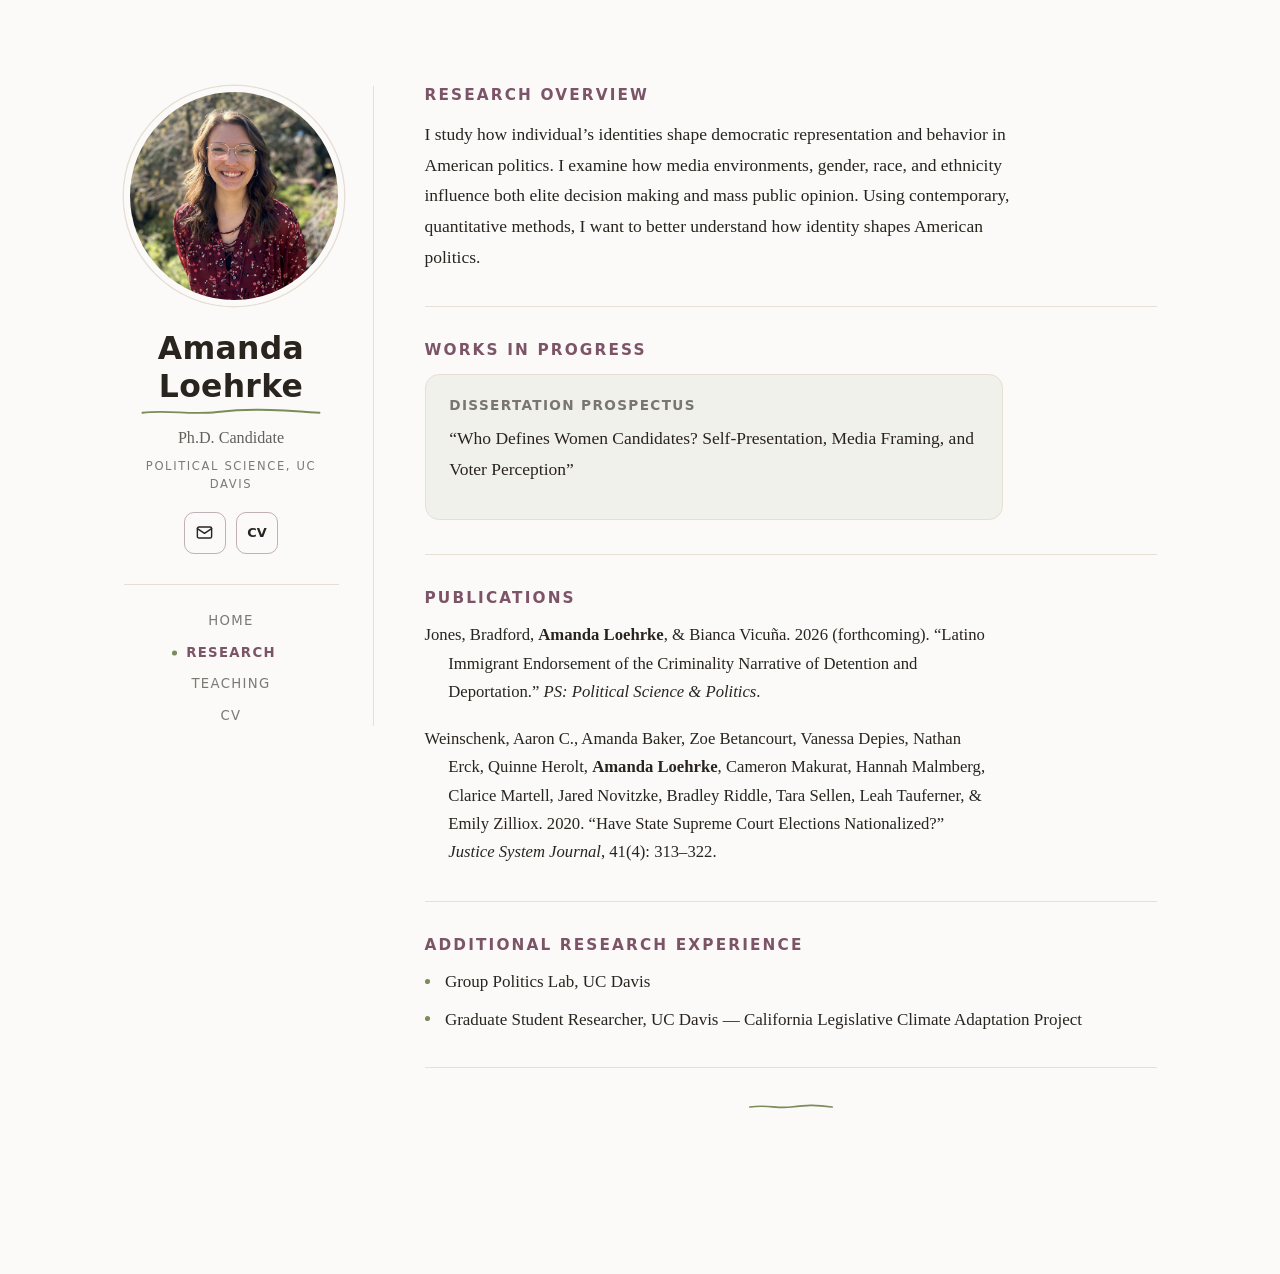
<file: research.html>
<!DOCTYPE html>
<html xmlns="http://www.w3.org/1999/xhtml" lang="en" xml:lang="en"><head>

<meta charset="utf-8">
<meta name="generator" content="quarto-1.9.38">

<meta name="viewport" content="width=device-width, initial-scale=1.0, user-scalable=yes">

<meta name="description" content="Research by Amanda Loehrke, Ph.D.&nbsp;Candidate in Political Science, University of California, Davis">

<title>Research – Amanda Loehrke</title>
<style>
/* Default styles provided by pandoc.
** See https://pandoc.org/MANUAL.html#variables-for-html for config info.
*/
code{white-space: pre-wrap;}
span.smallcaps{font-variant: small-caps;}
div.columns{display: flex; gap: min(4vw, 1.5em);}
div.column{flex: auto; overflow-x: auto;}
div.hanging-indent{margin-left: 1.5em; text-indent: -1.5em;}
ul.task-list{list-style: none;}
ul.task-list li input[type="checkbox"] {
  width: 0.8em;
  margin: 0 0.8em 0.2em -1em; /* quarto-specific, see https://github.com/quarto-dev/quarto-cli/issues/4556 */ 
  vertical-align: middle;
}
</style>


<script src="site_libs/quarto-nav/quarto-nav.js"></script>
<script src="site_libs/clipboard/clipboard.min.js"></script>
<script src="site_libs/quarto-html/quarto.js" type="module"></script>
<script src="site_libs/quarto-html/tabsets/tabsets.js" type="module"></script>
<script src="site_libs/quarto-html/popper.min.js"></script>
<script src="site_libs/quarto-html/tippy.umd.min.js"></script>
<script src="site_libs/quarto-html/anchor.min.js"></script>
<link href="site_libs/quarto-html/tippy.css" rel="stylesheet">
<link href="site_libs/quarto-html/quarto-syntax-highlighting-9de9f6925d305bcf5b7eb9351f368d06.css" rel="stylesheet" id="quarto-text-highlighting-styles">
<script src="site_libs/bootstrap/bootstrap.min.js"></script>
<link href="site_libs/bootstrap/bootstrap-icons.css" rel="stylesheet">
<link href="site_libs/bootstrap/bootstrap-01cd962ec585a02ddeaa5674005565b2.min.css" rel="stylesheet" append-hash="true" id="quarto-bootstrap" data-mode="light">
<script id="quarto-search-options" type="application/json">{
  "language": {
    "search-no-results-text": "No results",
    "search-matching-documents-text": "matching documents",
    "search-copy-link-title": "Copy link to search",
    "search-hide-matches-text": "Hide additional matches",
    "search-more-match-text": "more match in this document",
    "search-more-matches-text": "more matches in this document",
    "search-clear-button-title": "Clear",
    "search-text-placeholder": "",
    "search-detached-cancel-button-title": "Cancel",
    "search-submit-button-title": "Submit",
    "search-label": "Search"
  }
}</script>


</head>

<body class="quarto-light">

<div id="quarto-search-results"></div>
<!-- content -->
<div id="quarto-content" class="quarto-container page-columns page-rows-contents page-layout-full">
<!-- sidebar -->
<!-- margin-sidebar -->
    
<!-- main -->
<main class="content column-page" id="quarto-document-content">

<header id="title-block-header" class="quarto-title-block default">
<div class="quarto-title">
<h1 class="title">Research</h1>
</div>

<div>
  <div class="description">
    Research by Amanda Loehrke, Ph.D.&nbsp;Candidate in Political Science, University of California, Davis
  </div>
</div>


<div class="quarto-title-meta column-page">

    
  
    
  </div>
  


</header>


<div class="site-wrap">
  <div class="site-sidebar">
    <div class="site-photo"></div>
    <div class="site-heading">
      <h1>Amanda Loehrke</h1>
      <svg class="site-underline" viewbox="0 0 260 10" preserveaspectratio="none" aria-hidden="true">
        <path d="M2 6 C 40 2, 70 9, 110 5 S 180 1, 258 6" fill="none" stroke-width="2.4" stroke-linecap="round"></path>
      </svg>
      <p class="site-sub">Ph.D. Candidate</p>
      <p class="site-kicker">Political Science, UC Davis</p>
      <div class="site-contact">
        <a href="mailto:aloehrke@ucdavis.edu" aria-label="Email" title="aloehrke@ucdavis.edu">
          <svg viewbox="0 0 24 24" fill="none" stroke="currentColor" stroke-width="1.8" stroke-linecap="round" stroke-linejoin="round" aria-hidden="true">
            <rect x="3" y="5" width="18" height="14" rx="2"></rect>
            <path d="M3 7l9 6 9-6"></path>
          </svg>
        </a>
        <a href="AL_CV_summer_2026.pdf" target="_blank" rel="noopener" aria-label="Curriculum Vitae" title="Download CV">CV</a>
      </div>

      <nav class="site-nav">
        <a href="index.html">Home</a>
        <a href="research.html" class="is-active">Research</a>
        <a href="teaching.html">Teaching</a>
        <a href="cv.html">CV</a>
      </nav>
    </div>
  </div>

  <div class="site-main">
    <div class="site-section">
      <h2 class="anchored">Research Overview</h2>
      <p>I study how individual’s identities shape democratic representation and behavior in American politics. I examine how media environments, gender, race, and ethnicity influence both elite decision making and mass public opinion. Using contemporary, quantitative methods, I want to better understand how identity shapes American politics.</p>
    </div>

    <div class="site-section">
      <h2 class="anchored">Works in Progress</h2>
      <div class="site-card">
        <p class="site-card-label">Dissertation Prospectus</p>
        <p class="site-card-title">“Who Defines Women Candidates? Self-Presentation, Media Framing, and Voter Perception”</p>
      </div>
    </div>

    <div class="site-section">
      <h2 class="anchored">Publications</h2>
      <div class="site-pub-list">
        <div class="site-pub">
          <p>Jones, Bradford, <strong>Amanda Loehrke</strong>, &amp; Bianca Vicuña. 2026 (forthcoming). “Latino Immigrant Endorsement of the Criminality Narrative of Detention and Deportation.” <em>PS: Political Science &amp; Politics</em>.</p>
        </div>
        <div class="site-pub">
          <p>Weinschenk, Aaron C., Amanda Baker, Zoe Betancourt, Vanessa Depies, Nathan Erck, Quinne Herolt, <strong>Amanda Loehrke</strong>, Cameron Makurat, Hannah Malmberg, Clarice Martell, Jared Novitzke, Bradley Riddle, Tara Sellen, Leah Tauferner, &amp; Emily Zilliox. 2020. “Have State Supreme Court Elections Nationalized?” <em>Justice System Journal</em>, 41(4): 313–322.</p>
        </div>
      </div>
    </div>

    <div class="site-section">
      <h2 class="anchored">Additional Research Experience</h2>
      <ul class="site-list">
        <li>Group Politics Lab, UC Davis</li>
        <li>Graduate Student Researcher, UC Davis — California Legislative Climate Adaptation Project</li>
      </ul>
    </div>

    <div class="site-end-divider"></div>
    <svg class="site-end-mark" viewbox="0 0 90 12" preserveaspectratio="none" aria-hidden="true">
      <path d="M4 6 C 22 3, 30 8, 45 6 S 68 3, 86 6" fill="none" stroke-width="2" stroke-linecap="round"></path>
    </svg>
  </div>
</div>



</main> <!-- /main -->
<script id="quarto-html-after-body" type="application/javascript">
  window.document.addEventListener("DOMContentLoaded", function (event) {
    const icon = "";
    const anchorJS = new window.AnchorJS();
    anchorJS.options = {
      placement: 'right',
      icon: icon
    };
    anchorJS.add('.anchored');
    const isCodeAnnotation = (el) => {
      for (const clz of el.classList) {
        if (clz.startsWith('code-annotation-')) {                     
          return true;
        }
      }
      return false;
    }
    const onCopySuccess = function(e) {
      // button target
      const button = e.trigger;
      // don't keep focus
      button.blur();
      // flash "checked"
      button.classList.add('code-copy-button-checked');
      var currentTitle = button.getAttribute("title");
      button.setAttribute("title", "Copied!");
      let tooltip;
      if (window.bootstrap) {
        button.setAttribute("data-bs-toggle", "tooltip");
        button.setAttribute("data-bs-placement", "left");
        button.setAttribute("data-bs-title", "Copied!");
        tooltip = new bootstrap.Tooltip(button, 
          { trigger: "manual", 
            customClass: "code-copy-button-tooltip",
            offset: [0, -8]});
        tooltip.show();    
      }
      setTimeout(function() {
        if (tooltip) {
          tooltip.hide();
          button.removeAttribute("data-bs-title");
          button.removeAttribute("data-bs-toggle");
          button.removeAttribute("data-bs-placement");
        }
        button.setAttribute("title", currentTitle);
        button.classList.remove('code-copy-button-checked');
      }, 1000);
      // clear code selection
      e.clearSelection();
    }
    const getTextToCopy = function(trigger) {
      const outerScaffold = trigger.parentElement.cloneNode(true);
      const codeEl = outerScaffold.querySelector('code');
      for (const childEl of codeEl.children) {
        if (isCodeAnnotation(childEl)) {
          childEl.remove();
        }
      }
      return codeEl.innerText;
    }
    const clipboard = new window.ClipboardJS('.code-copy-button:not([data-in-quarto-modal])', {
      text: getTextToCopy
    });
    clipboard.on('success', onCopySuccess);
    if (window.document.getElementById('quarto-embedded-source-code-modal')) {
      const clipboardModal = new window.ClipboardJS('.code-copy-button[data-in-quarto-modal]', {
        text: getTextToCopy,
        container: window.document.getElementById('quarto-embedded-source-code-modal')
      });
      clipboardModal.on('success', onCopySuccess);
    }
      var localhostRegex = new RegExp(/^(?:http|https):\/\/localhost\:?[0-9]*\//);
      var mailtoRegex = new RegExp(/^mailto:/);
        var filterRegex = new RegExp("https:\/\/amandaloehrke\.com\/");
      var isInternal = (href) => {
          return filterRegex.test(href) || localhostRegex.test(href) || mailtoRegex.test(href);
      }
      // Inspect non-navigation links and adorn them if external
     var links = window.document.querySelectorAll('a[href]:not(.nav-link):not(.navbar-brand):not(.toc-action):not(.sidebar-link):not(.sidebar-item-toggle):not(.pagination-link):not(.no-external):not([aria-hidden]):not(.dropdown-item):not(.quarto-navigation-tool):not(.about-link)');
      for (var i=0; i<links.length; i++) {
        const link = links[i];
        if (!isInternal(link.href)) {
          // undo the damage that might have been done by quarto-nav.js in the case of
          // links that we want to consider external
          if (link.dataset.originalHref !== undefined) {
            link.href = link.dataset.originalHref;
          }
        }
      }
    function tippyHover(el, contentFn, onTriggerFn, onUntriggerFn) {
      const config = {
        allowHTML: true,
        maxWidth: 500,
        delay: 100,
        arrow: false,
        appendTo: function(el) {
            return el.parentElement;
        },
        interactive: true,
        interactiveBorder: 10,
        theme: 'quarto',
        placement: 'bottom-start',
      };
      if (contentFn) {
        config.content = contentFn;
      }
      if (onTriggerFn) {
        config.onTrigger = onTriggerFn;
      }
      if (onUntriggerFn) {
        config.onUntrigger = onUntriggerFn;
      }
      window.tippy(el, config); 
    }
    const noterefs = window.document.querySelectorAll('a[role="doc-noteref"]');
    for (var i=0; i<noterefs.length; i++) {
      const ref = noterefs[i];
      tippyHover(ref, function() {
        // use id or data attribute instead here
        let href = ref.getAttribute('data-footnote-href') || ref.getAttribute('href');
        try { href = new URL(href).hash; } catch {}
        const id = href.replace(/^#\/?/, "");
        const note = window.document.getElementById(id);
        if (note) {
          return note.innerHTML;
        } else {
          return "";
        }
      });
    }
    const xrefs = window.document.querySelectorAll('a.quarto-xref');
    const processXRef = (id, note) => {
      // Strip column container classes
      const stripColumnClz = (el) => {
        el.classList.remove("page-full", "page-columns");
        if (el.children) {
          for (const child of el.children) {
            stripColumnClz(child);
          }
        }
      }
      stripColumnClz(note)
      if (id === null || id.startsWith('sec-')) {
        // Special case sections, only their first couple elements
        const container = document.createElement("div");
        if (note.children && note.children.length > 2) {
          container.appendChild(note.children[0].cloneNode(true));
          for (let i = 1; i < note.children.length; i++) {
            const child = note.children[i];
            if (child.tagName === "P" && child.innerText === "") {
              continue;
            } else {
              container.appendChild(child.cloneNode(true));
              break;
            }
          }
          if (window.Quarto?.typesetMath) {
            window.Quarto.typesetMath(container);
          }
          return container.innerHTML
        } else {
          if (window.Quarto?.typesetMath) {
            window.Quarto.typesetMath(note);
          }
          return note.innerHTML;
        }
      } else {
        // Remove any anchor links if they are present
        const anchorLink = note.querySelector('a.anchorjs-link');
        if (anchorLink) {
          anchorLink.remove();
        }
        if (window.Quarto?.typesetMath) {
          window.Quarto.typesetMath(note);
        }
        if (note.classList.contains("callout")) {
          return note.outerHTML;
        } else {
          return note.innerHTML;
        }
      }
    }
    for (var i=0; i<xrefs.length; i++) {
      const xref = xrefs[i];
      tippyHover(xref, undefined, function(instance) {
        instance.disable();
        let url = xref.getAttribute('href');
        let hash = undefined; 
        if (url.startsWith('#')) {
          hash = url;
        } else {
          try { hash = new URL(url).hash; } catch {}
        }
        if (hash) {
          const id = hash.replace(/^#\/?/, "");
          const note = window.document.getElementById(id);
          if (note !== null) {
            try {
              const html = processXRef(id, note.cloneNode(true));
              instance.setContent(html);
            } finally {
              instance.enable();
              instance.show();
            }
          } else {
            // See if we can fetch this
            fetch(url.split('#')[0])
            .then(res => res.text())
            .then(html => {
              const parser = new DOMParser();
              const htmlDoc = parser.parseFromString(html, "text/html");
              const note = htmlDoc.getElementById(id);
              if (note !== null) {
                const html = processXRef(id, note);
                instance.setContent(html);
              } 
            }).finally(() => {
              instance.enable();
              instance.show();
            });
          }
        } else {
          // See if we can fetch a full url (with no hash to target)
          // This is a special case and we should probably do some content thinning / targeting
          fetch(url)
          .then(res => res.text())
          .then(html => {
            const parser = new DOMParser();
            const htmlDoc = parser.parseFromString(html, "text/html");
            const note = htmlDoc.querySelector('main.content');
            if (note !== null) {
              // This should only happen for chapter cross references
              // (since there is no id in the URL)
              // remove the first header
              if (note.children.length > 0 && note.children[0].tagName === "HEADER") {
                note.children[0].remove();
              }
              const html = processXRef(null, note);
              instance.setContent(html);
            } 
          }).finally(() => {
            instance.enable();
            instance.show();
          });
        }
      }, function(instance) {
      });
    }
        let selectedAnnoteEl;
        const selectorForAnnotation = ( cell, annotation) => {
          let cellAttr = 'data-code-cell="' + cell + '"';
          let lineAttr = 'data-code-annotation="' +  annotation + '"';
          const selector = 'span[' + cellAttr + '][' + lineAttr + ']';
          return selector;
        }
        const selectCodeLines = (annoteEl) => {
          const doc = window.document;
          const targetCell = annoteEl.getAttribute("data-target-cell");
          const targetAnnotation = annoteEl.getAttribute("data-target-annotation");
          const annoteSpan = window.document.querySelector(selectorForAnnotation(targetCell, targetAnnotation));
          const lines = annoteSpan.getAttribute("data-code-lines").split(",");
          const lineIds = lines.map((line) => {
            return targetCell + "-" + line;
          })
          let top = null;
          let height = null;
          let parent = null;
          if (lineIds.length > 0) {
              //compute the position of the single el (top and bottom and make a div)
              const el = window.document.getElementById(lineIds[0]);
              top = el.offsetTop;
              height = el.offsetHeight;
              parent = el.parentElement.parentElement;
            if (lineIds.length > 1) {
              const lastEl = window.document.getElementById(lineIds[lineIds.length - 1]);
              const bottom = lastEl.offsetTop + lastEl.offsetHeight;
              height = bottom - top;
            }
            if (top !== null && height !== null && parent !== null) {
              // cook up a div (if necessary) and position it 
              let div = window.document.getElementById("code-annotation-line-highlight");
              if (div === null) {
                div = window.document.createElement("div");
                div.setAttribute("id", "code-annotation-line-highlight");
                div.style.position = 'absolute';
                parent.appendChild(div);
              }
              div.style.top = top - 2 + "px";
              div.style.height = height + 4 + "px";
              div.style.left = 0;
              let gutterDiv = window.document.getElementById("code-annotation-line-highlight-gutter");
              if (gutterDiv === null) {
                gutterDiv = window.document.createElement("div");
                gutterDiv.setAttribute("id", "code-annotation-line-highlight-gutter");
                gutterDiv.style.position = 'absolute';
                const codeCell = window.document.getElementById(targetCell);
                const gutter = codeCell.querySelector('.code-annotation-gutter');
                gutter.appendChild(gutterDiv);
              }
              gutterDiv.style.top = top - 2 + "px";
              gutterDiv.style.height = height + 4 + "px";
            }
            selectedAnnoteEl = annoteEl;
          }
        };
        const unselectCodeLines = () => {
          const elementsIds = ["code-annotation-line-highlight", "code-annotation-line-highlight-gutter"];
          elementsIds.forEach((elId) => {
            const div = window.document.getElementById(elId);
            if (div) {
              div.remove();
            }
          });
          selectedAnnoteEl = undefined;
        };
          // Handle positioning of the toggle
      window.addEventListener(
        "resize",
        throttle(() => {
          elRect = undefined;
          if (selectedAnnoteEl) {
            selectCodeLines(selectedAnnoteEl);
          }
        }, 10)
      );
      function throttle(fn, ms) {
      let throttle = false;
      let timer;
        return (...args) => {
          if(!throttle) { // first call gets through
              fn.apply(this, args);
              throttle = true;
          } else { // all the others get throttled
              if(timer) clearTimeout(timer); // cancel #2
              timer = setTimeout(() => {
                fn.apply(this, args);
                timer = throttle = false;
              }, ms);
          }
        };
      }
        // Attach click handler to the DT
        const annoteDls = window.document.querySelectorAll('dt[data-target-cell]');
        for (const annoteDlNode of annoteDls) {
          annoteDlNode.addEventListener('click', (event) => {
            const clickedEl = event.target;
            if (clickedEl !== selectedAnnoteEl) {
              unselectCodeLines();
              const activeEl = window.document.querySelector('dt[data-target-cell].code-annotation-active');
              if (activeEl) {
                activeEl.classList.remove('code-annotation-active');
              }
              selectCodeLines(clickedEl);
              clickedEl.classList.add('code-annotation-active');
            } else {
              // Unselect the line
              unselectCodeLines();
              clickedEl.classList.remove('code-annotation-active');
            }
          });
        }
    const findCites = (el) => {
      const parentEl = el.parentElement;
      if (parentEl) {
        const cites = parentEl.dataset.cites;
        if (cites) {
          return {
            el,
            cites: cites.split(' ')
          };
        } else {
          return findCites(el.parentElement)
        }
      } else {
        return undefined;
      }
    };
    var bibliorefs = window.document.querySelectorAll('a[role="doc-biblioref"]');
    for (var i=0; i<bibliorefs.length; i++) {
      const ref = bibliorefs[i];
      const citeInfo = findCites(ref);
      if (citeInfo) {
        tippyHover(citeInfo.el, function() {
          var popup = window.document.createElement('div');
          citeInfo.cites.forEach(function(cite) {
            var citeDiv = window.document.createElement('div');
            citeDiv.classList.add('hanging-indent');
            citeDiv.classList.add('csl-entry');
            var biblioDiv = window.document.getElementById('ref-' + cite);
            if (biblioDiv) {
              citeDiv.innerHTML = biblioDiv.innerHTML;
            }
            popup.appendChild(citeDiv);
          });
          return popup.innerHTML;
        });
      }
    }
  });
  </script>
</div> <!-- /content -->




</body></html>
</file>
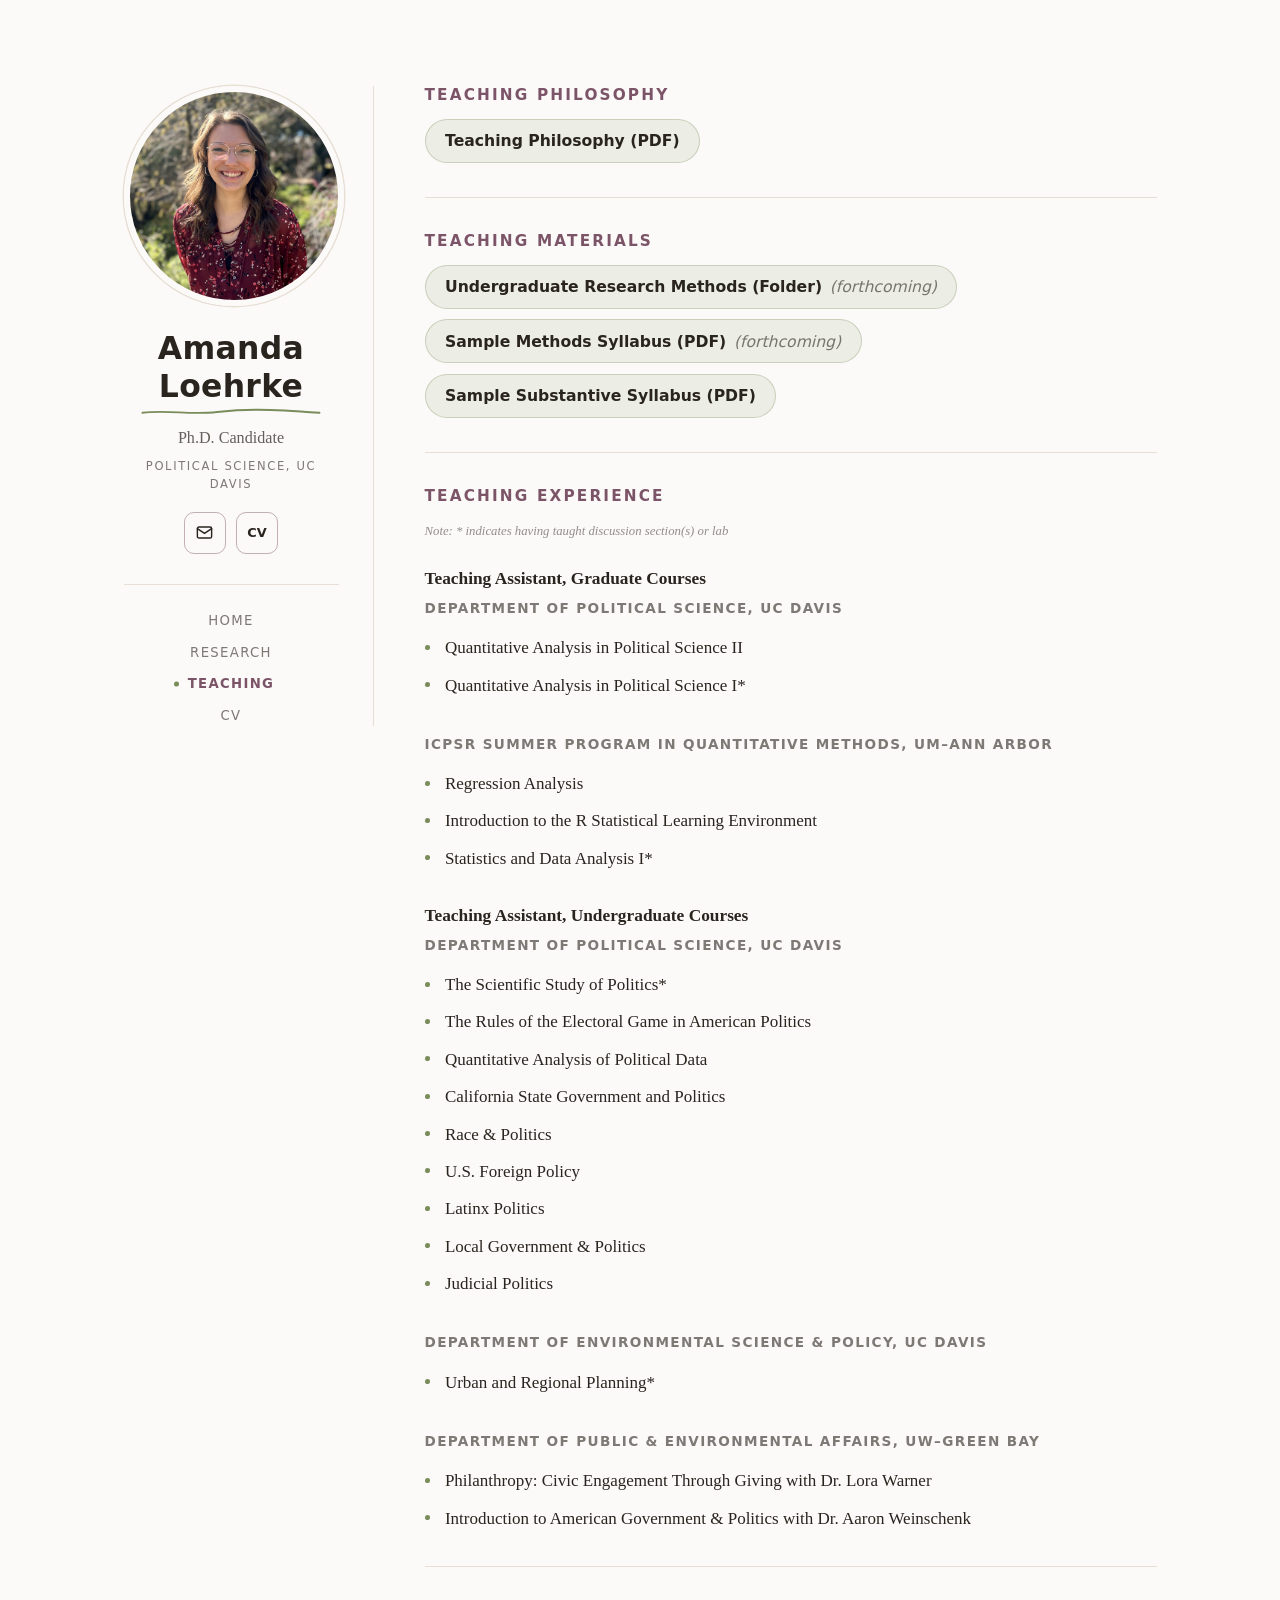
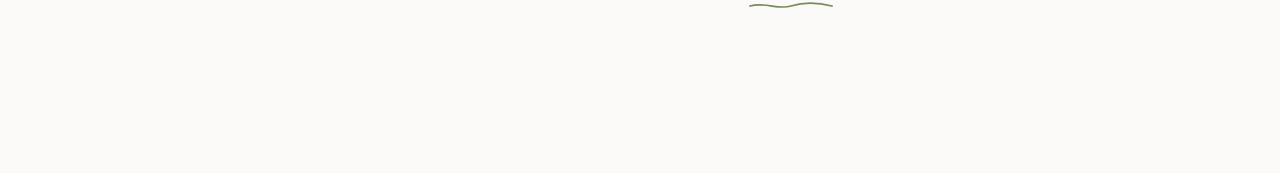
<file: teaching.html>
<!DOCTYPE html>
<html xmlns="http://www.w3.org/1999/xhtml" lang="en" xml:lang="en"><head>

<meta charset="utf-8">
<meta name="generator" content="quarto-1.9.38">

<meta name="viewport" content="width=device-width, initial-scale=1.0, user-scalable=yes">

<meta name="description" content="Teaching experience of Amanda Loehrke, Ph.D.&nbsp;Candidate in Political Science, University of California, Davis">

<title>Teaching – Amanda Loehrke</title>
<style>
/* Default styles provided by pandoc.
** See https://pandoc.org/MANUAL.html#variables-for-html for config info.
*/
code{white-space: pre-wrap;}
span.smallcaps{font-variant: small-caps;}
div.columns{display: flex; gap: min(4vw, 1.5em);}
div.column{flex: auto; overflow-x: auto;}
div.hanging-indent{margin-left: 1.5em; text-indent: -1.5em;}
ul.task-list{list-style: none;}
ul.task-list li input[type="checkbox"] {
  width: 0.8em;
  margin: 0 0.8em 0.2em -1em; /* quarto-specific, see https://github.com/quarto-dev/quarto-cli/issues/4556 */ 
  vertical-align: middle;
}
</style>


<script src="site_libs/quarto-nav/quarto-nav.js"></script>
<script src="site_libs/clipboard/clipboard.min.js"></script>
<script src="site_libs/quarto-html/quarto.js" type="module"></script>
<script src="site_libs/quarto-html/tabsets/tabsets.js" type="module"></script>
<script src="site_libs/quarto-html/popper.min.js"></script>
<script src="site_libs/quarto-html/tippy.umd.min.js"></script>
<script src="site_libs/quarto-html/anchor.min.js"></script>
<link href="site_libs/quarto-html/tippy.css" rel="stylesheet">
<link href="site_libs/quarto-html/quarto-syntax-highlighting-9de9f6925d305bcf5b7eb9351f368d06.css" rel="stylesheet" id="quarto-text-highlighting-styles">
<script src="site_libs/bootstrap/bootstrap.min.js"></script>
<link href="site_libs/bootstrap/bootstrap-icons.css" rel="stylesheet">
<link href="site_libs/bootstrap/bootstrap-01cd962ec585a02ddeaa5674005565b2.min.css" rel="stylesheet" append-hash="true" id="quarto-bootstrap" data-mode="light">
<script id="quarto-search-options" type="application/json">{
  "language": {
    "search-no-results-text": "No results",
    "search-matching-documents-text": "matching documents",
    "search-copy-link-title": "Copy link to search",
    "search-hide-matches-text": "Hide additional matches",
    "search-more-match-text": "more match in this document",
    "search-more-matches-text": "more matches in this document",
    "search-clear-button-title": "Clear",
    "search-text-placeholder": "",
    "search-detached-cancel-button-title": "Cancel",
    "search-submit-button-title": "Submit",
    "search-label": "Search"
  }
}</script>


</head>

<body class="quarto-light">

<div id="quarto-search-results"></div>
<!-- content -->
<div id="quarto-content" class="quarto-container page-columns page-rows-contents page-layout-full">
<!-- sidebar -->
<!-- margin-sidebar -->
    
<!-- main -->
<main class="content column-page" id="quarto-document-content">

<header id="title-block-header" class="quarto-title-block default">
<div class="quarto-title">
<h1 class="title">Teaching</h1>
</div>

<div>
  <div class="description">
    Teaching experience of Amanda Loehrke, Ph.D.&nbsp;Candidate in Political Science, University of California, Davis
  </div>
</div>


<div class="quarto-title-meta column-page">

    
  
    
  </div>
  


</header>


<div class="site-wrap">
  <div class="site-sidebar">
    <div class="site-photo"></div>
    <div class="site-heading">
      <h1>Amanda Loehrke</h1>
      <svg class="site-underline" viewbox="0 0 260 10" preserveaspectratio="none" aria-hidden="true">
        <path d="M2 6 C 40 2, 70 9, 110 5 S 180 1, 258 6" fill="none" stroke-width="2.4" stroke-linecap="round"></path>
      </svg>
      <p class="site-sub">Ph.D. Candidate</p>
      <p class="site-kicker">Political Science, UC Davis</p>
      <div class="site-contact">
        <a href="mailto:aloehrke@ucdavis.edu" aria-label="Email" title="aloehrke@ucdavis.edu">
          <svg viewbox="0 0 24 24" fill="none" stroke="currentColor" stroke-width="1.8" stroke-linecap="round" stroke-linejoin="round" aria-hidden="true">
            <rect x="3" y="5" width="18" height="14" rx="2"></rect>
            <path d="M3 7l9 6 9-6"></path>
          </svg>
        </a>
        <a href="AL_CV_summer_2026.pdf" target="_blank" rel="noopener" aria-label="Curriculum Vitae" title="Download CV">CV</a>
      </div>

      <nav class="site-nav">
        <a href="index.html">Home</a>
        <a href="research.html">Research</a>
        <a href="teaching.html" class="is-active">Teaching</a>
        <a href="cv.html">CV</a>
      </nav>
    </div>
  </div>

  <div class="site-main">
    <div class="site-section">
      <h2 class="anchored">Teaching Philosophy</h2>
      <a class="site-pill-link" href="AL_teaching_philosophy.pdf" target="_blank" rel="noopener">Teaching Philosophy (PDF)</a>
    </div>

    <div class="site-section">
      <h2 class="anchored">Teaching Materials</h2>
      <div class="site-pill-stack">
        <a class="site-pill-link" href="undergraduate-research-methods/" target="_blank" rel="noopener">Undergraduate Research Methods (Folder) <span class="site-forthcoming">(forthcoming)</span></a>
        <a class="site-pill-link" href="sample-methods-syllabus.pdf" target="_blank" rel="noopener">Sample Methods Syllabus (PDF) <span class="site-forthcoming">(forthcoming)</span></a>
        <a class="site-pill-link" href="AL-sample-syllabus.pdf" target="_blank" rel="noopener">Sample Substantive Syllabus (PDF)</a>
      </div>
    </div>

    <div class="site-section">
      <h2 class="anchored">Teaching Experience</h2>
      <p class="site-note site-note-sm">Note: * indicates having taught discussion section(s) or lab</p>

      <div class="site-teach-block">
        <div class="site-teach-head">
          <span class="site-teach-role">Teaching Assistant, Graduate Courses</span>
        </div>
        <p class="site-teach-where">Department of Political Science, UC&nbsp;Davis</p>
        <ul class="site-list">
          <li>Quantitative Analysis in Political Science II</li>
          <li>Quantitative Analysis in Political Science I*</li>
        </ul>
        <p class="site-teach-where site-teach-where-sub">ICPSR Summer Program in Quantitative Methods, UM–Ann&nbsp;Arbor</p>
        <ul class="site-list">
          <li>Regression Analysis</li>
          <li>Introduction to the R Statistical Learning Environment</li>
          <li>Statistics and Data Analysis I*</li>
        </ul>
      </div>

      <div class="site-teach-block">
        <div class="site-teach-head">
          <span class="site-teach-role">Teaching Assistant, Undergraduate Courses</span>
        </div>
        <p class="site-teach-where">Department of Political Science, UC&nbsp;Davis</p>
        <ul class="site-list">
          <li>The Scientific Study of Politics*</li>
          <li>The Rules of the Electoral Game in American Politics</li>
          <li>Quantitative Analysis of Political Data</li>
          <li>California State Government and Politics</li>
          <li>Race &amp; Politics</li>
          <li>U.S. Foreign Policy</li>
          <li>Latinx Politics</li>
          <li>Local Government &amp; Politics</li>
          <li>Judicial Politics</li>
        </ul>
        <p class="site-teach-where site-teach-where-sub">Department of Environmental Science &amp; Policy, UC&nbsp;Davis</p>
        <ul class="site-list">
          <li>Urban and Regional Planning*</li>
        </ul>
        <p class="site-teach-where site-teach-where-sub">Department of Public &amp; Environmental Affairs, UW–Green&nbsp;Bay</p>
        <ul class="site-list">
          <li>Philanthropy: Civic Engagement Through Giving with Dr. Lora Warner</li>
          <li>Introduction to American Government &amp; Politics with Dr. Aaron Weinschenk</li>
        </ul>
      </div>

    </div>

    <div class="site-end-divider"></div>
    <svg class="site-end-mark" viewbox="0 0 90 12" preserveaspectratio="none" aria-hidden="true">
      <path d="M4 6 C 20 1, 32 11, 45 6 S 70 1, 86 6" fill="none" stroke-width="2" stroke-linecap="round"></path>
    </svg>
  </div>
</div>



</main> <!-- /main -->
<script id="quarto-html-after-body" type="application/javascript">
  window.document.addEventListener("DOMContentLoaded", function (event) {
    const icon = "";
    const anchorJS = new window.AnchorJS();
    anchorJS.options = {
      placement: 'right',
      icon: icon
    };
    anchorJS.add('.anchored');
    const isCodeAnnotation = (el) => {
      for (const clz of el.classList) {
        if (clz.startsWith('code-annotation-')) {                     
          return true;
        }
      }
      return false;
    }
    const onCopySuccess = function(e) {
      // button target
      const button = e.trigger;
      // don't keep focus
      button.blur();
      // flash "checked"
      button.classList.add('code-copy-button-checked');
      var currentTitle = button.getAttribute("title");
      button.setAttribute("title", "Copied!");
      let tooltip;
      if (window.bootstrap) {
        button.setAttribute("data-bs-toggle", "tooltip");
        button.setAttribute("data-bs-placement", "left");
        button.setAttribute("data-bs-title", "Copied!");
        tooltip = new bootstrap.Tooltip(button, 
          { trigger: "manual", 
            customClass: "code-copy-button-tooltip",
            offset: [0, -8]});
        tooltip.show();    
      }
      setTimeout(function() {
        if (tooltip) {
          tooltip.hide();
          button.removeAttribute("data-bs-title");
          button.removeAttribute("data-bs-toggle");
          button.removeAttribute("data-bs-placement");
        }
        button.setAttribute("title", currentTitle);
        button.classList.remove('code-copy-button-checked');
      }, 1000);
      // clear code selection
      e.clearSelection();
    }
    const getTextToCopy = function(trigger) {
      const outerScaffold = trigger.parentElement.cloneNode(true);
      const codeEl = outerScaffold.querySelector('code');
      for (const childEl of codeEl.children) {
        if (isCodeAnnotation(childEl)) {
          childEl.remove();
        }
      }
      return codeEl.innerText;
    }
    const clipboard = new window.ClipboardJS('.code-copy-button:not([data-in-quarto-modal])', {
      text: getTextToCopy
    });
    clipboard.on('success', onCopySuccess);
    if (window.document.getElementById('quarto-embedded-source-code-modal')) {
      const clipboardModal = new window.ClipboardJS('.code-copy-button[data-in-quarto-modal]', {
        text: getTextToCopy,
        container: window.document.getElementById('quarto-embedded-source-code-modal')
      });
      clipboardModal.on('success', onCopySuccess);
    }
      var localhostRegex = new RegExp(/^(?:http|https):\/\/localhost\:?[0-9]*\//);
      var mailtoRegex = new RegExp(/^mailto:/);
        var filterRegex = new RegExp("https:\/\/amandaloehrke\.com\/");
      var isInternal = (href) => {
          return filterRegex.test(href) || localhostRegex.test(href) || mailtoRegex.test(href);
      }
      // Inspect non-navigation links and adorn them if external
     var links = window.document.querySelectorAll('a[href]:not(.nav-link):not(.navbar-brand):not(.toc-action):not(.sidebar-link):not(.sidebar-item-toggle):not(.pagination-link):not(.no-external):not([aria-hidden]):not(.dropdown-item):not(.quarto-navigation-tool):not(.about-link)');
      for (var i=0; i<links.length; i++) {
        const link = links[i];
        if (!isInternal(link.href)) {
          // undo the damage that might have been done by quarto-nav.js in the case of
          // links that we want to consider external
          if (link.dataset.originalHref !== undefined) {
            link.href = link.dataset.originalHref;
          }
        }
      }
    function tippyHover(el, contentFn, onTriggerFn, onUntriggerFn) {
      const config = {
        allowHTML: true,
        maxWidth: 500,
        delay: 100,
        arrow: false,
        appendTo: function(el) {
            return el.parentElement;
        },
        interactive: true,
        interactiveBorder: 10,
        theme: 'quarto',
        placement: 'bottom-start',
      };
      if (contentFn) {
        config.content = contentFn;
      }
      if (onTriggerFn) {
        config.onTrigger = onTriggerFn;
      }
      if (onUntriggerFn) {
        config.onUntrigger = onUntriggerFn;
      }
      window.tippy(el, config); 
    }
    const noterefs = window.document.querySelectorAll('a[role="doc-noteref"]');
    for (var i=0; i<noterefs.length; i++) {
      const ref = noterefs[i];
      tippyHover(ref, function() {
        // use id or data attribute instead here
        let href = ref.getAttribute('data-footnote-href') || ref.getAttribute('href');
        try { href = new URL(href).hash; } catch {}
        const id = href.replace(/^#\/?/, "");
        const note = window.document.getElementById(id);
        if (note) {
          return note.innerHTML;
        } else {
          return "";
        }
      });
    }
    const xrefs = window.document.querySelectorAll('a.quarto-xref');
    const processXRef = (id, note) => {
      // Strip column container classes
      const stripColumnClz = (el) => {
        el.classList.remove("page-full", "page-columns");
        if (el.children) {
          for (const child of el.children) {
            stripColumnClz(child);
          }
        }
      }
      stripColumnClz(note)
      if (id === null || id.startsWith('sec-')) {
        // Special case sections, only their first couple elements
        const container = document.createElement("div");
        if (note.children && note.children.length > 2) {
          container.appendChild(note.children[0].cloneNode(true));
          for (let i = 1; i < note.children.length; i++) {
            const child = note.children[i];
            if (child.tagName === "P" && child.innerText === "") {
              continue;
            } else {
              container.appendChild(child.cloneNode(true));
              break;
            }
          }
          if (window.Quarto?.typesetMath) {
            window.Quarto.typesetMath(container);
          }
          return container.innerHTML
        } else {
          if (window.Quarto?.typesetMath) {
            window.Quarto.typesetMath(note);
          }
          return note.innerHTML;
        }
      } else {
        // Remove any anchor links if they are present
        const anchorLink = note.querySelector('a.anchorjs-link');
        if (anchorLink) {
          anchorLink.remove();
        }
        if (window.Quarto?.typesetMath) {
          window.Quarto.typesetMath(note);
        }
        if (note.classList.contains("callout")) {
          return note.outerHTML;
        } else {
          return note.innerHTML;
        }
      }
    }
    for (var i=0; i<xrefs.length; i++) {
      const xref = xrefs[i];
      tippyHover(xref, undefined, function(instance) {
        instance.disable();
        let url = xref.getAttribute('href');
        let hash = undefined; 
        if (url.startsWith('#')) {
          hash = url;
        } else {
          try { hash = new URL(url).hash; } catch {}
        }
        if (hash) {
          const id = hash.replace(/^#\/?/, "");
          const note = window.document.getElementById(id);
          if (note !== null) {
            try {
              const html = processXRef(id, note.cloneNode(true));
              instance.setContent(html);
            } finally {
              instance.enable();
              instance.show();
            }
          } else {
            // See if we can fetch this
            fetch(url.split('#')[0])
            .then(res => res.text())
            .then(html => {
              const parser = new DOMParser();
              const htmlDoc = parser.parseFromString(html, "text/html");
              const note = htmlDoc.getElementById(id);
              if (note !== null) {
                const html = processXRef(id, note);
                instance.setContent(html);
              } 
            }).finally(() => {
              instance.enable();
              instance.show();
            });
          }
        } else {
          // See if we can fetch a full url (with no hash to target)
          // This is a special case and we should probably do some content thinning / targeting
          fetch(url)
          .then(res => res.text())
          .then(html => {
            const parser = new DOMParser();
            const htmlDoc = parser.parseFromString(html, "text/html");
            const note = htmlDoc.querySelector('main.content');
            if (note !== null) {
              // This should only happen for chapter cross references
              // (since there is no id in the URL)
              // remove the first header
              if (note.children.length > 0 && note.children[0].tagName === "HEADER") {
                note.children[0].remove();
              }
              const html = processXRef(null, note);
              instance.setContent(html);
            } 
          }).finally(() => {
            instance.enable();
            instance.show();
          });
        }
      }, function(instance) {
      });
    }
        let selectedAnnoteEl;
        const selectorForAnnotation = ( cell, annotation) => {
          let cellAttr = 'data-code-cell="' + cell + '"';
          let lineAttr = 'data-code-annotation="' +  annotation + '"';
          const selector = 'span[' + cellAttr + '][' + lineAttr + ']';
          return selector;
        }
        const selectCodeLines = (annoteEl) => {
          const doc = window.document;
          const targetCell = annoteEl.getAttribute("data-target-cell");
          const targetAnnotation = annoteEl.getAttribute("data-target-annotation");
          const annoteSpan = window.document.querySelector(selectorForAnnotation(targetCell, targetAnnotation));
          const lines = annoteSpan.getAttribute("data-code-lines").split(",");
          const lineIds = lines.map((line) => {
            return targetCell + "-" + line;
          })
          let top = null;
          let height = null;
          let parent = null;
          if (lineIds.length > 0) {
              //compute the position of the single el (top and bottom and make a div)
              const el = window.document.getElementById(lineIds[0]);
              top = el.offsetTop;
              height = el.offsetHeight;
              parent = el.parentElement.parentElement;
            if (lineIds.length > 1) {
              const lastEl = window.document.getElementById(lineIds[lineIds.length - 1]);
              const bottom = lastEl.offsetTop + lastEl.offsetHeight;
              height = bottom - top;
            }
            if (top !== null && height !== null && parent !== null) {
              // cook up a div (if necessary) and position it 
              let div = window.document.getElementById("code-annotation-line-highlight");
              if (div === null) {
                div = window.document.createElement("div");
                div.setAttribute("id", "code-annotation-line-highlight");
                div.style.position = 'absolute';
                parent.appendChild(div);
              }
              div.style.top = top - 2 + "px";
              div.style.height = height + 4 + "px";
              div.style.left = 0;
              let gutterDiv = window.document.getElementById("code-annotation-line-highlight-gutter");
              if (gutterDiv === null) {
                gutterDiv = window.document.createElement("div");
                gutterDiv.setAttribute("id", "code-annotation-line-highlight-gutter");
                gutterDiv.style.position = 'absolute';
                const codeCell = window.document.getElementById(targetCell);
                const gutter = codeCell.querySelector('.code-annotation-gutter');
                gutter.appendChild(gutterDiv);
              }
              gutterDiv.style.top = top - 2 + "px";
              gutterDiv.style.height = height + 4 + "px";
            }
            selectedAnnoteEl = annoteEl;
          }
        };
        const unselectCodeLines = () => {
          const elementsIds = ["code-annotation-line-highlight", "code-annotation-line-highlight-gutter"];
          elementsIds.forEach((elId) => {
            const div = window.document.getElementById(elId);
            if (div) {
              div.remove();
            }
          });
          selectedAnnoteEl = undefined;
        };
          // Handle positioning of the toggle
      window.addEventListener(
        "resize",
        throttle(() => {
          elRect = undefined;
          if (selectedAnnoteEl) {
            selectCodeLines(selectedAnnoteEl);
          }
        }, 10)
      );
      function throttle(fn, ms) {
      let throttle = false;
      let timer;
        return (...args) => {
          if(!throttle) { // first call gets through
              fn.apply(this, args);
              throttle = true;
          } else { // all the others get throttled
              if(timer) clearTimeout(timer); // cancel #2
              timer = setTimeout(() => {
                fn.apply(this, args);
                timer = throttle = false;
              }, ms);
          }
        };
      }
        // Attach click handler to the DT
        const annoteDls = window.document.querySelectorAll('dt[data-target-cell]');
        for (const annoteDlNode of annoteDls) {
          annoteDlNode.addEventListener('click', (event) => {
            const clickedEl = event.target;
            if (clickedEl !== selectedAnnoteEl) {
              unselectCodeLines();
              const activeEl = window.document.querySelector('dt[data-target-cell].code-annotation-active');
              if (activeEl) {
                activeEl.classList.remove('code-annotation-active');
              }
              selectCodeLines(clickedEl);
              clickedEl.classList.add('code-annotation-active');
            } else {
              // Unselect the line
              unselectCodeLines();
              clickedEl.classList.remove('code-annotation-active');
            }
          });
        }
    const findCites = (el) => {
      const parentEl = el.parentElement;
      if (parentEl) {
        const cites = parentEl.dataset.cites;
        if (cites) {
          return {
            el,
            cites: cites.split(' ')
          };
        } else {
          return findCites(el.parentElement)
        }
      } else {
        return undefined;
      }
    };
    var bibliorefs = window.document.querySelectorAll('a[role="doc-biblioref"]');
    for (var i=0; i<bibliorefs.length; i++) {
      const ref = bibliorefs[i];
      const citeInfo = findCites(ref);
      if (citeInfo) {
        tippyHover(citeInfo.el, function() {
          var popup = window.document.createElement('div');
          citeInfo.cites.forEach(function(cite) {
            var citeDiv = window.document.createElement('div');
            citeDiv.classList.add('hanging-indent');
            citeDiv.classList.add('csl-entry');
            var biblioDiv = window.document.getElementById('ref-' + cite);
            if (biblioDiv) {
              citeDiv.innerHTML = biblioDiv.innerHTML;
            }
            popup.appendChild(citeDiv);
          });
          return popup.innerHTML;
        });
      }
    }
  });
  </script>
</div> <!-- /content -->




</body></html>
</file>
<file: site_libs/quarto-html/tippy.css>
.tippy-box[data-animation=fade][data-state=hidden]{opacity:0}[data-tippy-root]{max-width:calc(100vw - 10px)}.tippy-box{position:relative;background-color:#333;color:#fff;border-radius:4px;font-size:14px;line-height:1.4;white-space:normal;outline:0;transition-property:transform,visibility,opacity}.tippy-box[data-placement^=top]>.tippy-arrow{bottom:0}.tippy-box[data-placement^=top]>.tippy-arrow:before{bottom:-7px;left:0;border-width:8px 8px 0;border-top-color:initial;transform-origin:center top}.tippy-box[data-placement^=bottom]>.tippy-arrow{top:0}.tippy-box[data-placement^=bottom]>.tippy-arrow:before{top:-7px;left:0;border-width:0 8px 8px;border-bottom-color:initial;transform-origin:center bottom}.tippy-box[data-placement^=left]>.tippy-arrow{right:0}.tippy-box[data-placement^=left]>.tippy-arrow:before{border-width:8px 0 8px 8px;border-left-color:initial;right:-7px;transform-origin:center left}.tippy-box[data-placement^=right]>.tippy-arrow{left:0}.tippy-box[data-placement^=right]>.tippy-arrow:before{left:-7px;border-width:8px 8px 8px 0;border-right-color:initial;transform-origin:center right}.tippy-box[data-inertia][data-state=visible]{transition-timing-function:cubic-bezier(.54,1.5,.38,1.11)}.tippy-arrow{width:16px;height:16px;color:#333}.tippy-arrow:before{content:"";position:absolute;border-color:transparent;border-style:solid}.tippy-content{position:relative;padding:5px 9px;z-index:1}
</file>
<file: site_libs/quarto-html/quarto-syntax-highlighting-9de9f6925d305bcf5b7eb9351f368d06.css>
/* quarto syntax highlight colors */
:root {
  --quarto-hl-al-color: #ff5555;
  --quarto-hl-an-color: #75715e;
  --quarto-hl-at-color: #f92672;
  --quarto-hl-bn-color: #ae81ff;
  --quarto-hl-bu-color: #66D9EF;
  --quarto-hl-ch-color: #e6db74;
  --quarto-hl-co-color: #75715e;
  --quarto-hl-cv-color: #75715e;
  --quarto-hl-cn-color: #ae81ff;
  --quarto-hl-cf-color: #f92672;
  --quarto-hl-dt-color: #66d9ef;
  --quarto-hl-dv-color: #ae81ff;
  --quarto-hl-do-color: #75715e;
  --quarto-hl-er-color: #ff5555;
  --quarto-hl-ex-color: #a6e22e;
  --quarto-hl-fl-color: #ae81ff;
  --quarto-hl-fu-color: #a6e22e;
  --quarto-hl-im-color: #f92672;
  --quarto-hl-in-color: #f1fa8c;
  --quarto-hl-kw-color: #f92672;
  --quarto-hl-op-color: #f8f8f2;
  --quarto-hl-pp-color: #f92672;
  --quarto-hl-re-color: #75715e;
  --quarto-hl-sc-color: #ae81ff;
  --quarto-hl-ss-color: #e6db74;
  --quarto-hl-st-color: #e6db74;
  --quarto-hl-va-color: #f8f8f2;
  --quarto-hl-vs-color: #e6db74;
  --quarto-hl-wa-color: #ff5555;
}

/* other quarto variables */
:root {
  --quarto-font-monospace: SFMono-Regular, Menlo, Monaco, Consolas, "Liberation Mono", "Courier New", monospace;
}

/* syntax highlight based on Pandoc's rules */
pre > code.sourceCode > span {
  color: #f8f8f2;
}

code.sourceCode > span {
  color: #f8f8f2;
}

div.sourceCode,
div.sourceCode pre.sourceCode {
  color: #f8f8f2;
}

/* Normal */
code span {
  color: #f8f8f2;
}

/* Alert */
code span.al {
  font-weight: bold;
  color: #ff5555;
}

/* Annotation */
code span.an {
  color: #75715e;
}

/* Attribute */
code span.at {
  color: #f92672;
}

/* BaseN */
code span.bn {
  color: #ae81ff;
}

/* BuiltIn */
code span.bu {
  color: #66D9EF;
}

/* ControlFlow */
code span.cf {
  color: #f92672;
}

/* Char */
code span.ch {
  color: #e6db74;
}

/* Constant */
code span.cn {
  color: #ae81ff;
}

/* Comment */
code span.co {
  color: #75715e;
}

/* CommentVar */
code span.cv {
  color: #75715e;
}

/* Documentation */
code span.do {
  color: #75715e;
}

/* DataType */
code span.dt {
  font-style: italic;
  color: #66d9ef;
}

/* DecVal */
code span.dv {
  color: #ae81ff;
}

/* Error */
code span.er {
  color: #ff5555;
  text-decoration: underline;
}

/* Extension */
code span.ex {
  font-weight: bold;
  color: #a6e22e;
}

/* Float */
code span.fl {
  color: #ae81ff;
}

/* Function */
code span.fu {
  color: #a6e22e;
}

/* Import */
code span.im {
  color: #f92672;
}

/* Information */
code span.in {
  color: #f1fa8c;
}

/* Keyword */
code span.kw {
  color: #f92672;
}

/* Operator */
code span.op {
  color: #f8f8f2;
}

/* Preprocessor */
code span.pp {
  color: #f92672;
}

/* RegionMarker */
code span.re {
  color: #75715e;
}

/* SpecialChar */
code span.sc {
  color: #ae81ff;
}

/* SpecialString */
code span.ss {
  color: #e6db74;
}

/* String */
code span.st {
  color: #e6db74;
}

/* Variable */
code span.va {
  color: #f8f8f2;
}

/* VerbatimString */
code span.vs {
  color: #e6db74;
}

/* Warning */
code span.wa {
  color: #ff5555;
}

.prevent-inlining {
  content: "</";
}

/*# sourceMappingURL=65b23bbf04c14b1e25e4585fbe12a9f9.css.map */
</file>
